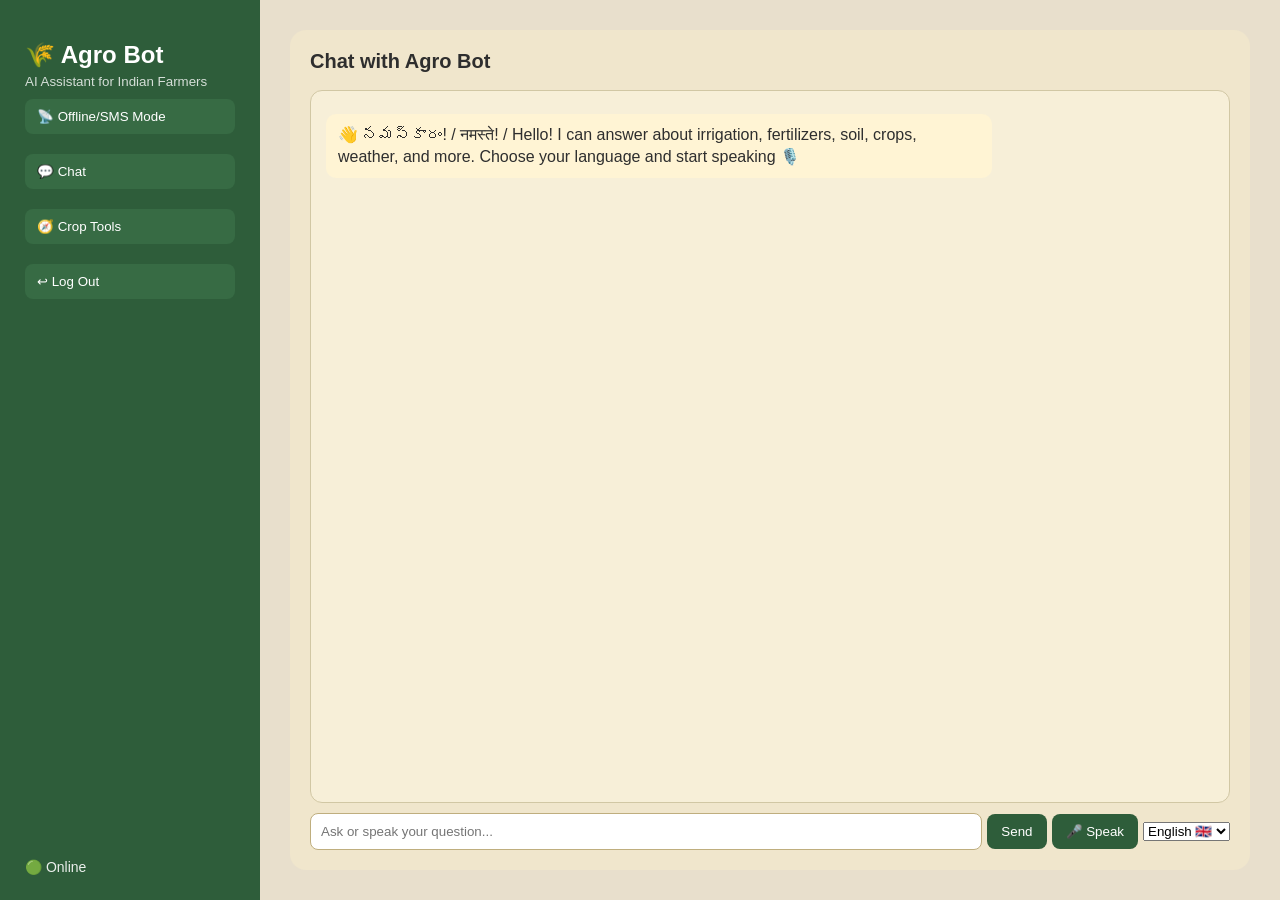
<file: index.html>
<!DOCTYPE html>
<html lang="en">
<head>
<meta charset="UTF-8">
<meta name="viewport" content="width=device-width, initial-scale=1.0">
<title>🌾 Smart Agro Bot (Telugu + Hindi + English)</title>
<style>
*{box-sizing:border-box;font-family:"Poppins",sans-serif;}
body{
  margin:0;display:flex;height:100vh;
  background:#e8dfcc;color:#2e2e2e;
}
.sidebar{
  width:260px;background:#2e5d3a;color:white;
  display:flex;flex-direction:column;padding:25px;
}
.sidebar h1{font-size:24px;margin-bottom:5px;}
.sidebar small{opacity:0.8;}
.sidebar button{
  background:#376b44;border:none;color:white;
  padding:10px 12px;border-radius:8px;margin:10px 0;
  text-align:left;cursor:pointer;transition:0.3s;
}
.sidebar button:hover{background:#4f8a5d;}
.sidebar .bottom{margin-top:auto;font-size:14px;opacity:0.9;}
.main{flex:1;display:flex;gap:20px;padding:30px;overflow:hidden;}
.chat,.tools{
  flex:1;background:#f0e6cc;border-radius:16px;
  padding:20px;display:flex;flex-direction:column;
}
.chat h2,.tools h2{margin-top:0;font-size:20px;}
.chat-box{
  flex:1;overflow-y:auto;border:1px solid #d1c7a4;
  border-radius:12px;padding:15px;background:#f7efd8;
}
.msg{max-width:75%;margin:8px 0;padding:10px 12px;
  border-radius:10px;line-height:1.4;}
.user{background:#2e5d3a;color:white;margin-left:auto;}
.bot{background:#fff4d4;color:#2e2e2e;}
.chat-input{display:flex;align-items:center;margin-top:10px;gap:5px;}
.chat-input input{
  flex:1;padding:10px;border-radius:8px;
  border:1px solid #bfae7e;outline:none;
}
.chat-input button{
  background:#2e5d3a;border:none;color:white;
  padding:10px 14px;border-radius:8px;cursor:pointer;
}
.tools select,.tools button{
  width:100%;margin:10px 0;padding:10px;
  border-radius:8px;border:1px solid #bfae7e;background:white;
}
.tools button{background:#2e5d3a;color:white;cursor:pointer;}
.upload{margin-top:15px;}
input[type="file"]{
  background:white;border:1px solid #bfae7e;padding:10px;
  border-radius:8px;width:100%;
}
img.preview{margin-top:10px;border-radius:10px;max-width:100%;}
</style>
</head>
<body>

<div class="sidebar">
  <h1>🌾 Agro Bot</h1>
  <small>AI Assistant for Indian Farmers</small>
  <button id="offlineBtn">📡 Offline/SMS Mode</button>
  <button onclick="showChat()">💬 Chat</button>
  <button onclick="showTools()">🧭 Crop Tools</button>
  <button onclick="logout()">↩ Log Out</button>
  <div class="bottom" id="status">🟢 Online</div>
</div>

<div class="main">
  <div class="chat" id="chatPanel">
    <h2>Chat with Agro Bot</h2>
    <div class="chat-box" id="chatBox">
      <div class="msg bot">👋 నమస్కారం! / नमस्ते! / Hello!  
      I can answer about irrigation, fertilizers, soil, crops, weather, and more.  
      Choose your language and start speaking 🎙️</div>
    </div>

    <div class="chat-input">
      <input id="userInput" placeholder="Ask or speak your question...">
      <button onclick="sendMessage()">Send</button>
      <button onclick="startListening()">🎤 Speak</button>
      <select id="langSelect" onchange="setLanguage(this.value)">
        <option value="en-IN">English 🇬🇧</option>
        <option value="hi-IN">Hindi 🇮🇳</option>
        <option value="te-IN">Telugu 🇮🇳</option>
      </select>
    </div>
  </div>

  <div class="tools" id="toolsPanel" style="display:none;">
    <h2>Soil & Crop Suggestions</h2>
    <label>Soil Type</label>
    <select id="soil">
      <option>Alluvial</option><option>Black</option><option>Red</option>
      <option>Laterite</option><option>Arid</option><option>Mountain</option>
      <option>Peaty</option><option>Sandy</option><option>Clay</option>
      <option>Loamy</option>
    </select>
    <label>Month</label>
    <select id="month">
      <option>January</option><option>March</option><option>June</option>
      <option>September</option><option>December</option>
    </select>
    <label>Region/State</label>
    <select id="region">
      <option>Andhra Pradesh</option><option>Arunachal Pradesh</option><option>Assam</option>
      <option>Bihar</option><option>Chhattisgarh</option><option>Goa</option>
      <option>Gujarat</option><option>Haryana</option><option>Himachal Pradesh</option>
      <option>Jharkhand</option><option>Karnataka</option><option>Kerala</option>
      <option>Madhya Pradesh</option><option>Maharashtra</option><option>Manipur</option>
      <option>Meghalaya</option><option>Mizoram</option><option>Nagaland</option>
      <option>Odisha</option><option>Punjab</option><option>Rajasthan</option>
      <option>Sikkim</option><option>Tamil Nadu</option><option>Telangana</option>
      <option>Tripura</option><option>Uttar Pradesh</option><option>Uttarakhand</option>
      <option>West Bengal</option><option>Delhi</option><option>Puducherry</option>
      <option>Ladakh</option><option>Jammu & Kashmir</option><option>Chandigarh</option>
    </select>
    <button onclick="showSuggestion()">Show Suggestions</button>
    <p id="suggestResult"></p>
    <div class="upload">
      <h3>Upload Crop/Soil Image</h3>
      <input type="file" id="fileUpload" accept="image/*,video/*">
      <img id="preview" class="preview" style="display:none;">
    </div>
  </div>
</div>


<script>
const chatBox = document.getElementById("chatBox");
const userInput = document.getElementById("userInput");
const statusEl = document.getElementById("status");
const chatPanel = document.getElementById("chatPanel");
const toolsPanel = document.getElementById("toolsPanel");

let currentLang = "en-IN";

function sendMessage() {
    const text = userInput.value.trim();

    if (!text) return;

    addMsg(text, "user");
    userInput.value = "";

    generateReply(text);
}

async function addMsg(text, type) {
    const msg = document.createElement("div");
    msg.className = "msg " + type;

    msg.textContent = text;

    chatBox.appendChild(msg);
    chatBox.scrollTop = chatBox.scrollHeight;

    if (type === "bot") {
        speakText(text);
    }
}

async function generateReply(text) {
    try {
        const response = await fetch("http://127.0.0.1:10000/chat", {
            method: "POST",
            headers: {
                "Content-Type": "application/json"
            },
            body: JSON.stringify({
                message: text
            })
        });

        const data = await response.json();

        addMsg(data.reply, "bot");

    } catch (error) {
        console.error(error);
        addMsg("⚠️ AgroBot backend not responding", "bot");
    }
}

function showSuggestion() {
    const soil = document.getElementById("soil").value;
    const month = document.getElementById("month").value;
    const region = document.getElementById("region").value;

    const out = document.getElementById("suggestResult");

    let suggestion = "";

    if (["June", "July", "August", "September"].includes(month)) {
        suggestion = "Kharif crops: Rice, Maize, Cotton, Soyabean.";
    } else if (["November", "December", "January"].includes(month)) {
        suggestion = "Rabi crops: Wheat, Mustard, Peas, Gram.";
    } else {
        suggestion = "Zaid crops: Cucumber, Watermelon, Muskmelon.";
    }

    out.textContent =
        `In ${region}, ${soil} soil is suitable for ${suggestion}`;
}

document.getElementById("offlineBtn").onclick = () => {
    statusEl.textContent =
        statusEl.textContent.includes("Online")
            ? "🔴 Offline (SMS Mode)"
            : "🟢 Online";
};

function logout() {
    alert("Logging out...");
    location.reload();
}

function showChat() {
    chatPanel.style.display = "flex";
    toolsPanel.style.display = "none";
}

function showTools() {
    chatPanel.style.display = "none";
    toolsPanel.style.display = "flex";
}

document.getElementById("fileUpload").addEventListener("change", (e) => {
    const file = e.target.files[0];

    if (!file) return;

    const reader = new FileReader();

    reader.onload = (ev) => {
        const img = document.getElementById("preview");

        img.src = ev.target.result;
        img.style.display = "block";
    };

    reader.readAsDataURL(file);
});

function setLanguage(lang) {
    currentLang = lang;
}

function startListening() {
    const SpeechRecognition =
        window.SpeechRecognition ||
        window.webkitSpeechRecognition;

    if (!SpeechRecognition) {
        alert("Speech Recognition not supported.");
        return;
    }

    const recognition = new SpeechRecognition();

    recognition.lang = currentLang;
    recognition.start();

    recognition.onresult = function(event) {
        const transcript = event.results[0][0].transcript;

        addMsg(transcript, "user");
        generateReply(transcript);
    };

    recognition.onerror = function() {
        alert("Voice recognition error.");
    };
}

function speakText(text) {
    const utterance = new SpeechSynthesisUtterance(text);

    utterance.lang = currentLang;
    speechSynthesis.speak(utterance);
}
</script>
</script>
</body>
</html>
</file>
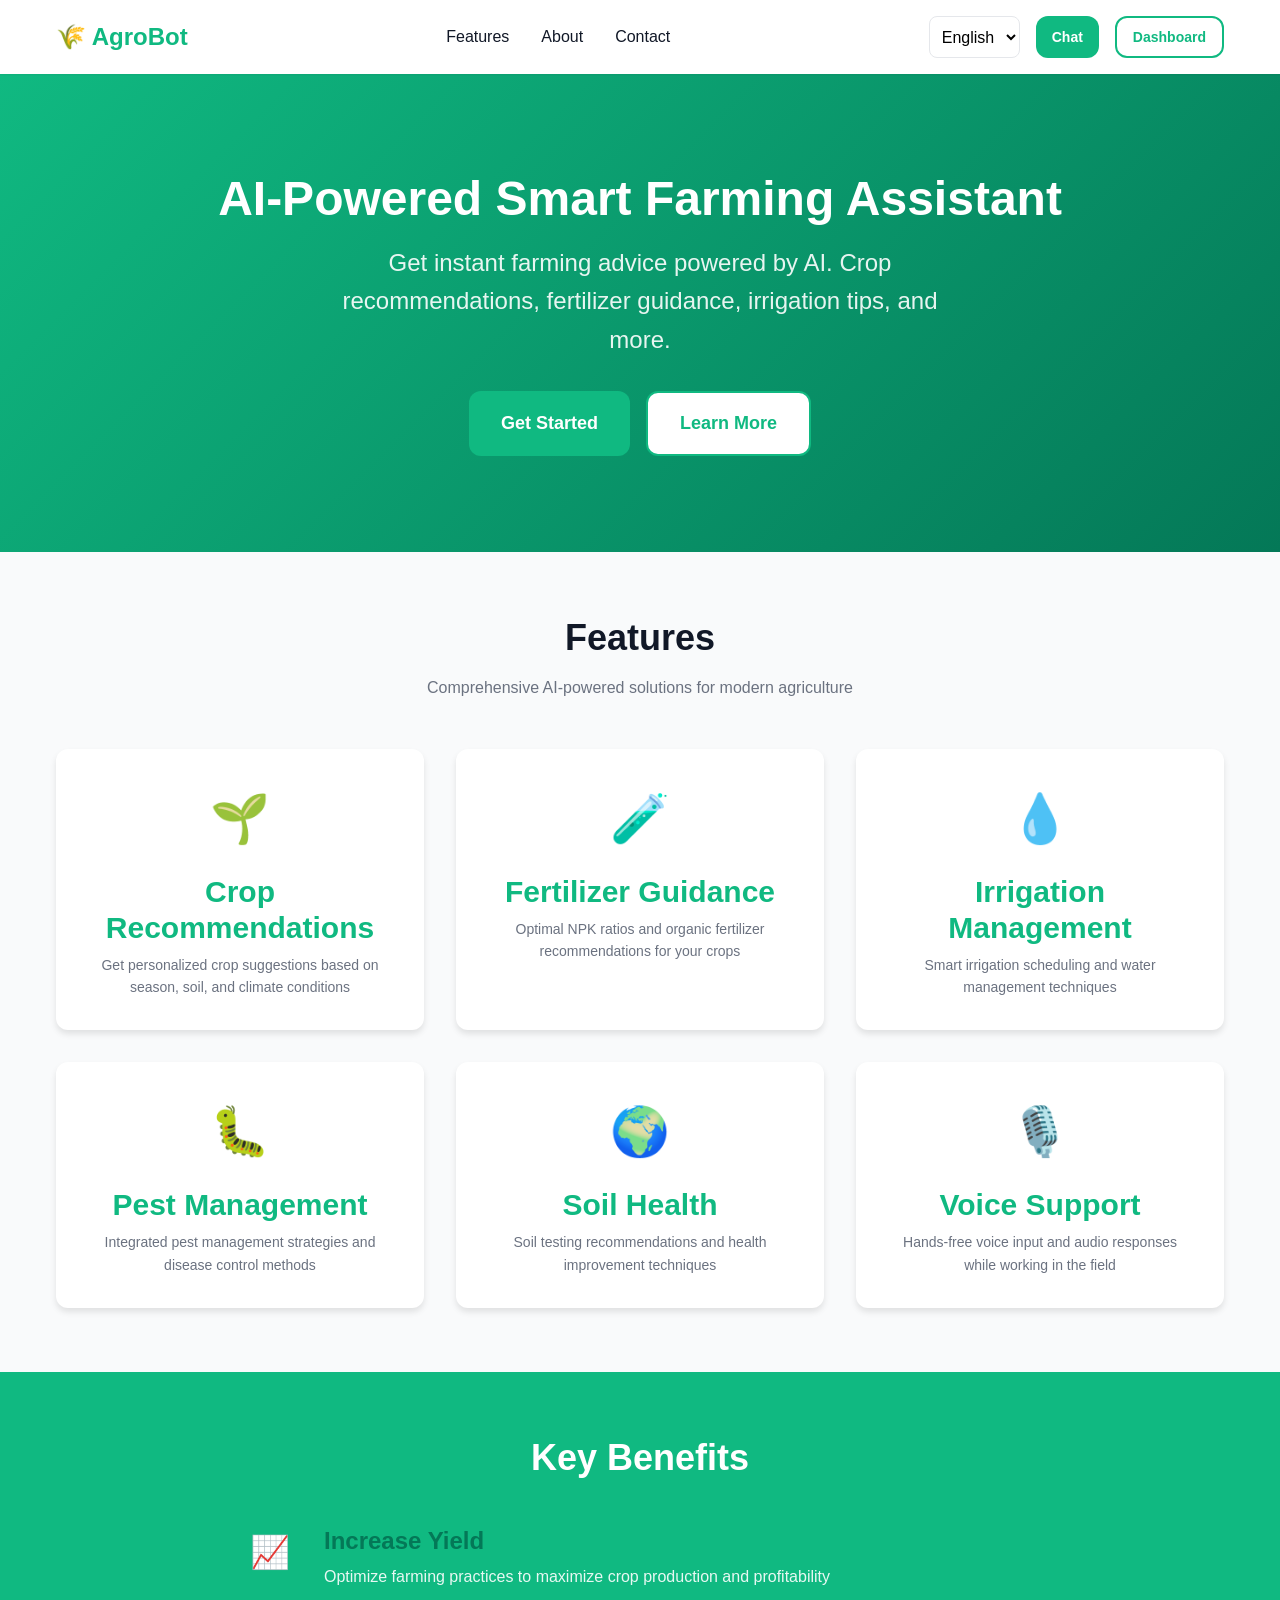
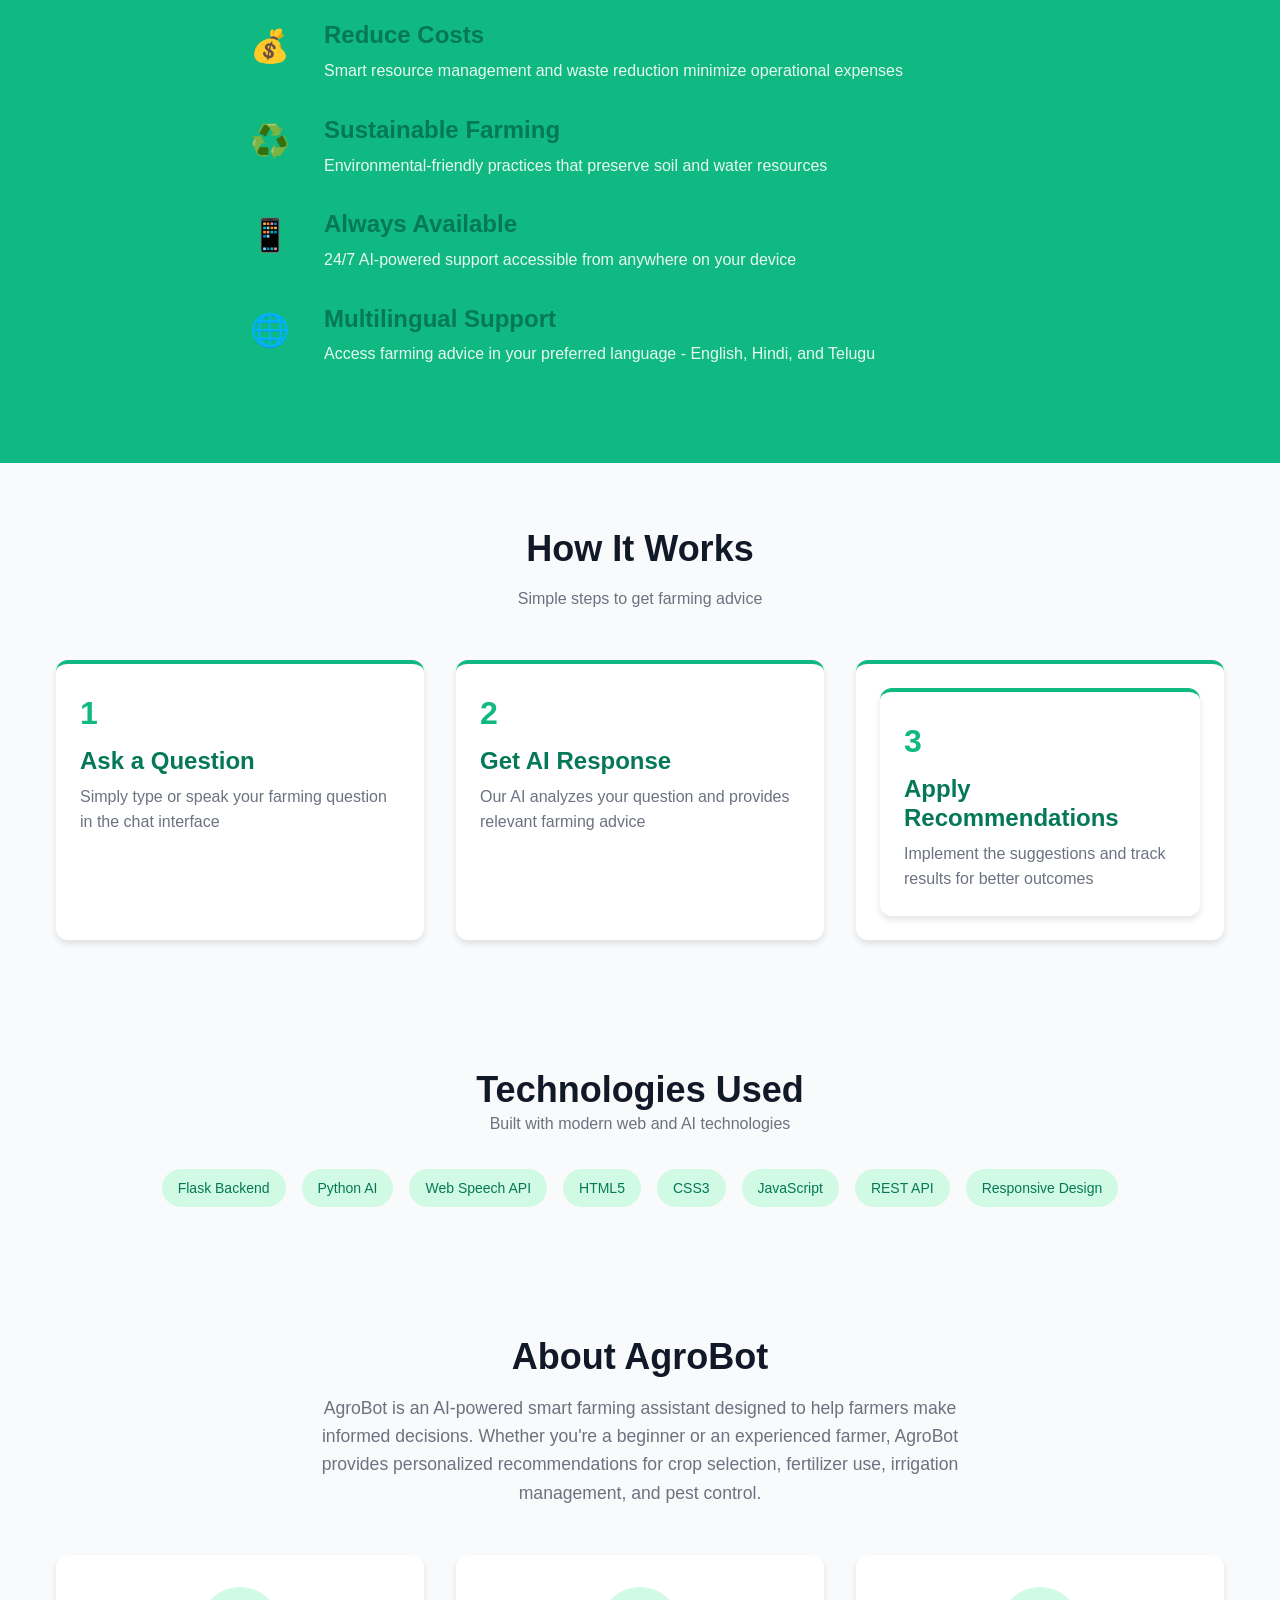
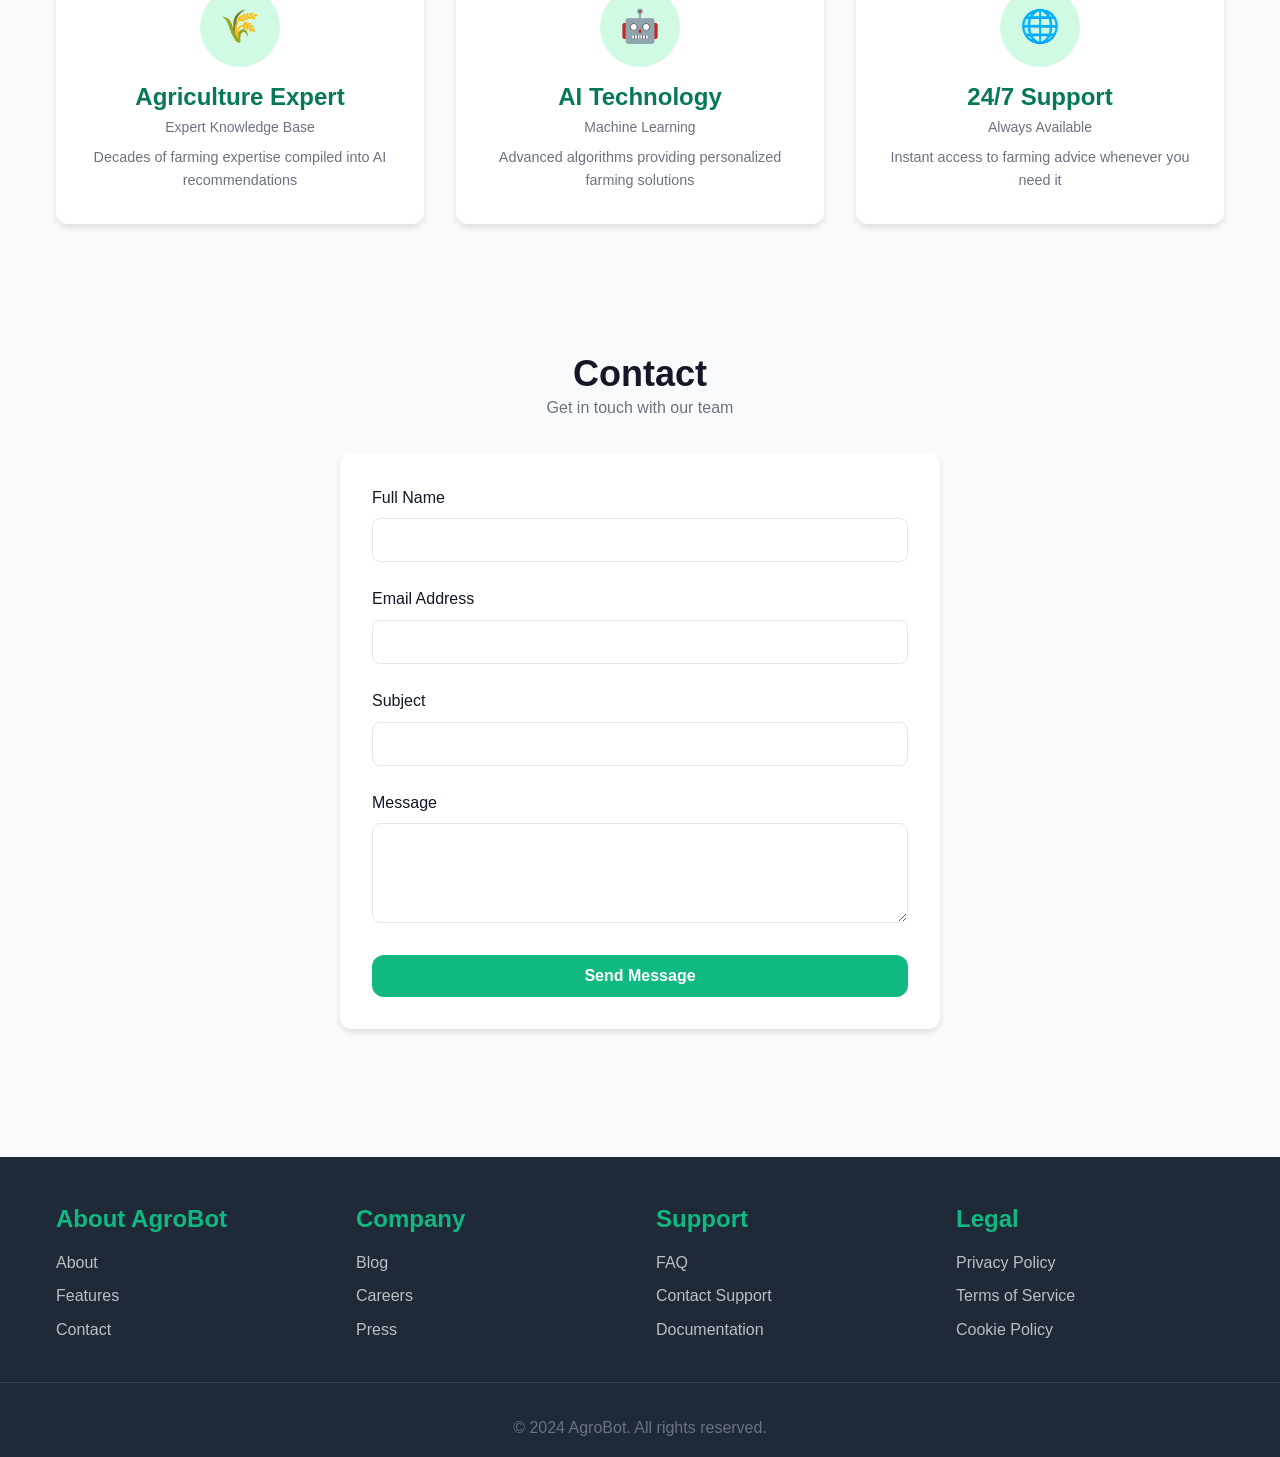
<file: frontend/index.html>
<!DOCTYPE html>
<html lang="en">
<head>
    <meta charset="UTF-8">
    <meta name="viewport" content="width=device-width, initial-scale=1.0">
    <title data-i18n="header">AgroBot - AI-Powered Smart Farming Assistant</title>
    <meta name="description" content="AI-powered smart farming assistant providing crop recommendations, fertilizer guidance, irrigation tips, and more.">
    
    <!-- Stylesheets -->
    <link rel="stylesheet" href="css/global.css">
    <link rel="stylesheet" href="css/landing.css">
</head>
<body>
    <!-- Navigation -->
    <nav>
        <div class="container">
            <div class="nav-brand">
                🌾 AgroBot
            </div>
            <ul class="nav-links">
                <li><a href="#features" data-i18n="nav_features">Features</a></li>
                <li><a href="#how-it-works" data-i18n="nav_about">About</a></li>
                <li><a href="#contact" data-i18n="nav_contact">Contact</a></li>
            </ul>
            <div class="nav-cta">
                <select id="languageSelector" onchange="changeLanguage(this.value)" style="padding: 0.5rem; border-radius: 0.5rem; border: 1px solid #e5e7eb; background: white;">
                    <option value="en">English</option>
                    <option value="hi">हिन्दी</option>
                    <option value="te">తెలుగు</option>
                </select>
                <a href="chat.html" class="btn btn-primary btn-small" data-i18n="nav_chat">Chat</a>
                <a href="dashboard.html" class="btn btn-secondary btn-small" data-i18n="nav_dashboard">Dashboard</a>
            </div>
        </div>
    </nav>

    <!-- Hero Section -->
    <section class="hero">
        <div class="container">
            <h1 data-i18n="hero_tagline">AI-Powered Smart Farming Assistant</h1>
            <p class="tagline" data-i18n="hero_description">Get instant farming advice powered by AI. Crop recommendations, fertilizer guidance, irrigation tips, and more.</p>
            <div class="hero-actions">
                <a href="chat.html" class="btn btn-primary btn-large" data-i18n="cta_get_started">Get Started</a>
                <a href="#features" class="btn btn-secondary btn-large" data-i18n="cta_learn_more">Learn More</a>
            </div>
        </div>
    </section>

    <!-- Features Section -->
    <section id="features" class="light">
        <div class="container">
            <h2 class="text-center" data-i18n="features">Features</h2>
            <p class="text-center text-muted" style="max-width: 600px; margin: 1rem auto 3rem;">Comprehensive AI-powered solutions for modern agriculture</p>
            
            <div class="features-grid">
                <div class="feature-card fade-in">
                    <div class="feature-icon">🌱</div>
                    <h3>Crop Recommendations</h3>
                    <p>Get personalized crop suggestions based on season, soil, and climate conditions</p>
                </div>
                
                <div class="feature-card fade-in">
                    <div class="feature-icon">🧪</div>
                    <h3>Fertilizer Guidance</h3>
                    <p>Optimal NPK ratios and organic fertilizer recommendations for your crops</p>
                </div>
                
                <div class="feature-card fade-in">
                    <div class="feature-icon">💧</div>
                    <h3>Irrigation Management</h3>
                    <p>Smart irrigation scheduling and water management techniques</p>
                </div>
                
                <div class="feature-card fade-in">
                    <div class="feature-icon">🐛</div>
                    <h3>Pest Management</h3>
                    <p>Integrated pest management strategies and disease control methods</p>
                </div>
                
                <div class="feature-card fade-in">
                    <div class="feature-icon">🌍</div>
                    <h3>Soil Health</h3>
                    <p>Soil testing recommendations and health improvement techniques</p>
                </div>
                
                <div class="feature-card fade-in">
                    <div class="feature-icon">🎙️</div>
                    <h3>Voice Support</h3>
                    <p>Hands-free voice input and audio responses while working in the field</p>
                </div>
            </div>
        </div>
    </section>

    <!-- Benefits Section -->
    <section class="green">
        <div class="container">
            <h2 class="text-center" style="margin-bottom: 3rem;">Key Benefits</h2>
            
            <div style="max-width: 800px; margin: 0 auto;">
                <div class="benefits-item">
                    <div class="benefits-icon">📈</div>
                    <div class="benefits-content">
                        <h4>Increase Yield</h4>
                        <p>Optimize farming practices to maximize crop production and profitability</p>
                    </div>
                </div>
                
                <div class="benefits-item">
                    <div class="benefits-icon">💰</div>
                    <div class="benefits-content">
                        <h4>Reduce Costs</h4>
                        <p>Smart resource management and waste reduction minimize operational expenses</p>
                    </div>
                </div>
                
                <div class="benefits-item">
                    <div class="benefits-icon">♻️</div>
                    <div class="benefits-content">
                        <h4>Sustainable Farming</h4>
                        <p>Environmental-friendly practices that preserve soil and water resources</p>
                    </div>
                </div>
                
                <div class="benefits-item">
                    <div class="benefits-icon">📱</div>
                    <div class="benefits-content">
                        <h4>Always Available</h4>
                        <p>24/7 AI-powered support accessible from anywhere on your device</p>
                    </div>
                </div>
                
                <div class="benefits-item">
                    <div class="benefits-icon">🌐</div>
                    <div class="benefits-content">
                        <h4>Multilingual Support</h4>
                        <p>Access farming advice in your preferred language - English, Hindi, and Telugu</p>
                    </div>
                </div>
            </div>
        </div>
    </section>

    <!-- How It Works Section -->
    <section id="how-it-works">
        <div class="container">
            <h2 class="text-center" data-i18n="how_it_works">How It Works</h2>
            <p class="text-center text-muted" style="max-width: 600px; margin: 1rem auto 3rem;">Simple steps to get farming advice</p>
            
            <div class="steps-grid">
                <div class="step-card">
                    <div class="step-number">1</div>
                    <h4>Ask a Question</h4>
                    <p>Simply type or speak your farming question in the chat interface</p>
                </div>
                
                <div class="step-card">
                    <div class="step-number">2</div>
                    <h4>Get AI Response</h4>
                    <p>Our AI analyzes your question and provides relevant farming advice</p>
                </div>
                
                <div class="step-card">
                    <div class="step-card">
                    <div class="step-number">3</div>
                    <h4>Apply Recommendations</h4>
                    <p>Implement the suggestions and track results for better outcomes</p>
                </div>
            </div>
        </div>
    </section>

    <!-- Technologies Section -->
    <section class="light">
        <div class="container">
            <h2 class="text-center">Technologies Used</h2>
            <p class="text-center text-muted" style="margin-bottom: 2rem;">Built with modern web and AI technologies</p>
            
            <div class="tech-stack">
                <span class="tech-badge">Flask Backend</span>
                <span class="tech-badge">Python AI</span>
                <span class="tech-badge">Web Speech API</span>
                <span class="tech-badge">HTML5</span>
                <span class="tech-badge">CSS3</span>
                <span class="tech-badge">JavaScript</span>
                <span class="tech-badge">REST API</span>
                <span class="tech-badge">Responsive Design</span>
            </div>
        </div>
    </section>

    <!-- Team Section -->
    <section>
        <div class="container">
            <h2 class="text-center">About AgroBot</h2>
            <p class="text-center text-muted" style="max-width: 700px; margin: 1rem auto 3rem; font-size: 1.1rem;">
                AgroBot is an AI-powered smart farming assistant designed to help farmers make informed decisions. 
                Whether you're a beginner or an experienced farmer, AgroBot provides personalized recommendations 
                for crop selection, fertilizer use, irrigation management, and pest control.
            </p>
            
            <div class="team-grid">
                <div class="team-member">
                    <div class="team-member-avatar">🌾</div>
                    <h4>Agriculture Expert</h4>
                    <p class="role">Expert Knowledge Base</p>
                    <p style="font-size: 0.9rem; margin-top: 0.5rem;">Decades of farming expertise compiled into AI recommendations</p>
                </div>
                
                <div class="team-member">
                    <div class="team-member-avatar">🤖</div>
                    <h4>AI Technology</h4>
                    <p class="role">Machine Learning</p>
                    <p style="font-size: 0.9rem; margin-top: 0.5rem;">Advanced algorithms providing personalized farming solutions</p>
                </div>
                
                <div class="team-member">
                    <div class="team-member-avatar">🌐</div>
                    <h4>24/7 Support</h4>
                    <p class="role">Always Available</p>
                    <p style="font-size: 0.9rem; margin-top: 0.5rem;">Instant access to farming advice whenever you need it</p>
                </div>
            </div>
        </div>
    </section>

    <!-- Contact Section -->
    <section id="contact" class="light">
        <div class="container">
            <h2 class="text-center" data-i18n="contact">Contact Us</h2>
            <p class="text-center text-muted" style="margin-bottom: 2rem;">Get in touch with our team</p>
            
            <form class="contact-form" onsubmit="handleContactSubmit(event)">
                <div class="form-group">
                    <label for="name">Full Name</label>
                    <input type="text" id="name" name="name" required>
                </div>
                
                <div class="form-group">
                    <label for="email">Email Address</label>
                    <input type="email" id="email" name="email" required>
                </div>
                
                <div class="form-group">
                    <label for="subject">Subject</label>
                    <input type="text" id="subject" name="subject" required>
                </div>
                
                <div class="form-group">
                    <label for="message">Message</label>
                    <textarea id="message" name="message" required></textarea>
                </div>
                
                <button type="submit" class="btn btn-primary" style="width: 100%;">Send Message</button>
            </form>
        </div>
    </section>

    <!-- Footer -->
    <footer>
        <div class="container">
            <div class="footer-section">
                <h4 data-i18n="footer_about">About AgroBot</h4>
                <ul>
                    <li><a href="#" data-i18n="nav_about">About Us</a></li>
                    <li><a href="#features" data-i18n="nav_features">Features</a></li>
                    <li><a href="#contact" data-i18n="nav_contact">Contact</a></li>
                </ul>
            </div>
            
            <div class="footer-section">
                <h4 data-i18n="footer_company">Company</h4>
                <ul>
                    <li><a href="#">Blog</a></li>
                    <li><a href="#">Careers</a></li>
                    <li><a href="#">Press</a></li>
                </ul>
            </div>
            
            <div class="footer-section">
                <h4 data-i18n="footer_support">Support</h4>
                <ul>
                    <li><a href="#">FAQ</a></li>
                    <li><a href="#">Contact Support</a></li>
                    <li><a href="#">Documentation</a></li>
                </ul>
            </div>
            
            <div class="footer-section">
                <h4 data-i18n="footer_legal">Legal</h4>
                <ul>
                    <li><a href="#">Privacy Policy</a></li>
                    <li><a href="#">Terms of Service</a></li>
                    <li><a href="#">Cookie Policy</a></li>
                </ul>
            </div>
        </div>
        
        <div class="footer-bottom">
            <p data-i18n="copyright">© 2024 AgroBot. All rights reserved.</p>
        </div>
    </footer>

    <!-- Scripts -->
    <script src="js/utils.js"></script>
    <script src="js/language-manager.js"></script>
    <script src="js/api-client.js"></script>
    
    <script>
        // Initialize language manager
        languageManager.updatePageLanguage();

        // Change language
        function changeLanguage(lang) {
            languageManager.setLanguage(lang);
            document.getElementById('languageSelector').value = lang;
        }

        // Handle contact form submission
        function handleContactSubmit(event) {
            event.preventDefault();
            
            const formData = {
                name: document.getElementById('name').value,
                email: document.getElementById('email').value,
                subject: document.getElementById('subject').value,
                message: document.getElementById('message').value
            };
            
            // In production, send this data to a backend service
            console.log('Contact form submitted:', formData);
            
            showNotification('Thank you for contacting us! We will get back to you soon.', 'success');
            event.target.reset();
        }

        // Smooth scroll for anchor links
        document.querySelectorAll('a[href^="#"]').forEach(anchor => {
            anchor.addEventListener('click', function(e) {
                const href = this.getAttribute('href');
                if (href !== '#' && document.querySelector(href)) {
                    e.preventDefault();
                    document.querySelector(href).scrollIntoView({
                        behavior: 'smooth'
                    });
                }
            });
        });
    </script>
</body>
</html>
</file>
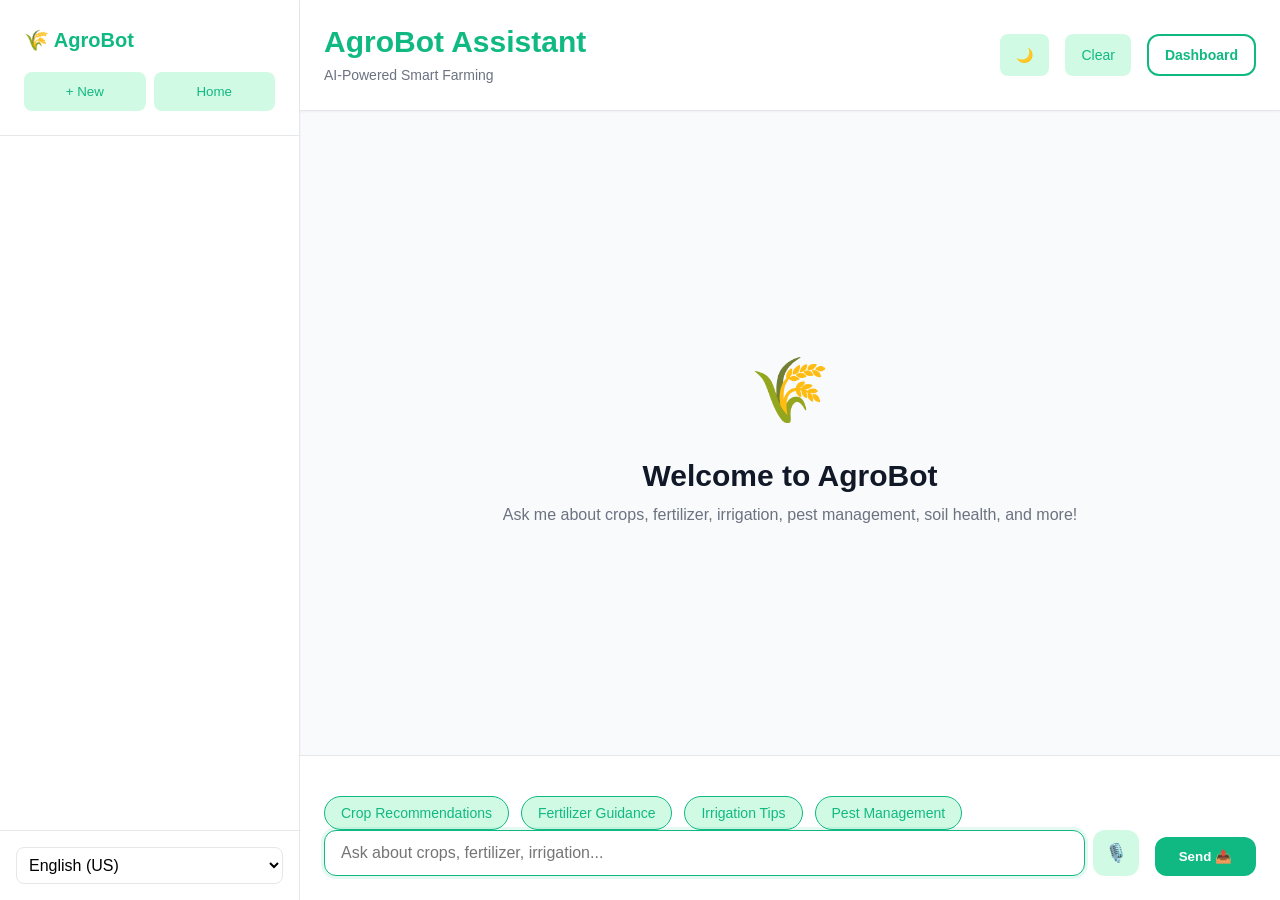
<file: frontend/chat.html>
<!DOCTYPE html>
<html lang="en">
<head>
    <meta charset="UTF-8">
    <meta name="viewport" content="width=device-width, initial-scale=1.0">
    <title>AgroBot Chat - AI Farming Assistant</title>
    
    <!-- Stylesheets -->
    <link rel="stylesheet" href="css/global.css">
    <link rel="stylesheet" href="css/chat.css">
</head>
<body>
    <div class="chat-container">
        <!-- Sidebar -->
        <aside class="chat-sidebar">
            <div class="chat-sidebar-header">
                <div class="chat-sidebar-brand">
                    🌾 AgroBot
                </div>
                <div class="chat-sidebar-actions">
                    <button onclick="createNewChat()" title="New Chat">+ New</button>
                    <button onclick="goToHome()" title="Home">Home</button>
                </div>
            </div>
            
            <div class="chat-history" id="chatHistory">
                <!-- Chat history items will be populated here -->
            </div>
            
            <div class="chat-sidebar-footer">
                <select id="voiceLanguage" class="language-selector" onchange="changeVoiceLanguage(this.value)">
                    <option value="en-US">English (US)</option>
                    <option value="hi-IN">हिन्दी</option>
                    <option value="te-IN">తెలుగు</option>
                </select>
            </div>
        </aside>

        <!-- Main Chat Area -->
        <main class="chat-main">
            <!-- Chat Header -->
            <div class="chat-header">
                <div class="chat-header-title">
                    <h3>AgroBot Assistant</h3>
                    <p>AI-Powered Smart Farming</p>
                </div>
                <div class="chat-header-actions">
                    <button onclick="toggleDarkMode()" title="Toggle Dark Mode">🌙</button>
                    <button onclick="clearChat()" title="Clear Chat">Clear</button>
                    <a href="dashboard.html" class="btn btn-secondary btn-small">Dashboard</a>
                </div>
            </div>

            <!-- Messages Area -->
            <div class="chat-messages" id="chatMessages">
                <!-- Messages will be populated here -->
                <div class="chat-empty">
                    <div class="chat-empty-icon">🌾</div>
                    <h3>Welcome to AgroBot</h3>
                    <p>Ask me about crops, fertilizer, irrigation, pest management, soil health, and more!</p>
                </div>
            </div>

            <!-- Input Area -->
            <div class="chat-input-area">
                <!-- Quick suggestions -->
                <div class="chat-input-suggestions" id="suggestions">
                    <button class="suggestion-btn" onclick="sendPredefinedMessage('What crops should I grow this season?')">
                        Crop Recommendations
                    </button>
                    <button class="suggestion-btn" onclick="sendPredefinedMessage('How should I fertilize my soil?')">
                        Fertilizer Guidance
                    </button>
                    <button class="suggestion-btn" onclick="sendPredefinedMessage('What is the best irrigation method?')">
                        Irrigation Tips
                    </button>
                    <button class="suggestion-btn" onclick="sendPredefinedMessage('How do I manage pests naturally?')">
                        Pest Management
                    </button>
                </div>

                <!-- Input Form -->
                <form class="chat-input-form" onsubmit="handleSendMessage(event)">
                    <div class="chat-input-field">
                        <input 
                            type="text" 
                            id="messageInput" 
                            data-i18n-placeholder="chat_placeholder"
                            placeholder="Ask about crops, fertilizer, irrigation..."
                            autocomplete="off"
                        >
                        <button type="button" class="voice-btn" id="voiceBtn" onclick="toggleVoiceInput()" title="Voice Input">
                            🎙️
                        </button>
                    </div>
                    <button type="submit" class="send-btn" id="sendBtn">
                        Send 📤
                    </button>
                </form>
            </div>
        </main>
    </div>

    <!-- Scripts -->
    <script src="js/utils.js"></script>
    <script src="js/language-manager.js"></script>
    <script src="js/api-client.js"></script>
    <script src="js/voice-manager.js"></script>

    <script>
        // Chat state
        let currentSessionId = null;
        let chatHistory = [];
        let isLoading = false;
        let isDarkMode = false;

        // Initialize
        document.addEventListener('DOMContentLoaded', function() {
            currentSessionId = generateUUID();
            loadChatHistory();
            setupVoiceManager();
            languageManager.updatePageLanguage();
        });

        // Load chat history from localStorage
        function loadChatHistory() {
            const saved = getLocalStorage(`chat_${currentSessionId}`, []);
            chatHistory = saved;
            renderMessages();
        }

        // Save chat to localStorage
        function saveChatHistory() {
            setLocalStorage(`chat_${currentSessionId}`, chatHistory);
        }

        // Render all messages
        function renderMessages() {
            const messagesContainer = document.getElementById('chatMessages');
            
            if (chatHistory.length === 0) {
                messagesContainer.innerHTML = `
                    <div class="chat-empty">
                        <div class="chat-empty-icon">🌾</div>
                        <h3>Welcome to AgroBot</h3>
                        <p>Ask me about crops, fertilizer, irrigation, pest management, soil health, and more!</p>
                    </div>
                `;
                return;
            }

            messagesContainer.innerHTML = '';
            chatHistory.forEach(msg => {
                addMessageToDOM(msg.content, msg.role);
            });

            // Scroll to bottom
            messagesContainer.scrollTop = messagesContainer.scrollHeight;
        }

        // Add message to DOM
        function addMessageToDOM(content, role) {
            const messagesContainer = document.getElementById('chatMessages');
            
            // Remove empty state if exists
            const emptyState = messagesContainer.querySelector('.chat-empty');
            if (emptyState) {
                emptyState.remove();
            }

            const messageEl = document.createElement('div');
            messageEl.className = `message ${role === 'user' ? 'user' : 'assistant'}`;
            
            const avatar = document.createElement('div');
            avatar.className = 'message-avatar';
            avatar.textContent = role === 'user' ? 'U' : 'A';

            const contentEl = document.createElement('div');
            contentEl.className = 'message-content';
            contentEl.textContent = content;

            const timeEl = document.createElement('div');
            timeEl.className = 'message-time';
            timeEl.textContent = formatTime(new Date());

            messageEl.appendChild(avatar);
            contentEl.appendChild(timeEl);
            messageEl.appendChild(contentEl);

            messagesContainer.appendChild(messageEl);

            // Scroll to bottom
            setTimeout(() => {
                messagesContainer.scrollTop = messagesContainer.scrollHeight;
            }, 0);
        }

        // Handle send message
        async function handleSendMessage(event) {
            event.preventDefault();
            
            const input = document.getElementById('messageInput');
            const message = input.value.trim();

            if (!message || isLoading) return;

            // Add user message
            chatHistory.push({ role: 'user', content: message, timestamp: new Date().toISOString() });
            addMessageToDOM(message, 'user');
            input.value = '';
            
            saveChatHistory();
            isLoading = true;

            // Show typing indicator
            const messagesContainer = document.getElementById('chatMessages');
            const typingDiv = document.createElement('div');
            typingDiv.className = 'message assistant';
            typingDiv.innerHTML = `
                <div class="message-avatar">A</div>
                <div class="message-content">
                    <div class="typing-indicator">
                        <div class="typing-dot"></div>
                        <div class="typing-dot"></div>
                        <div class="typing-dot"></div>
                    </div>
                </div>
            `;
            messagesContainer.appendChild(typingDiv);
            messagesContainer.scrollTop = messagesContainer.scrollHeight;

            try {
                const response = await apiClient.sendMessage(message, currentSessionId);
                
                if (response.status === 'success') {
                    const botMessage = response.data.response;
                    chatHistory.push({ role: 'assistant', content: botMessage, timestamp: new Date().toISOString() });
                    
                    // Remove typing indicator
                    typingDiv.remove();
                    
                    addMessageToDOM(botMessage, 'assistant');
                    saveChatHistory();

                    // Text-to-speech if enabled
                    if (voiceManager.isSynthesisAvailable()) {
                        voiceManager.speak(botMessage, getCurrentVoiceLanguage());
                    }
                }
            } catch (error) {
                console.error('Error sending message:', error);
                typingDiv.remove();
                showNotification('Error sending message. Please try again.', 'error');
            } finally {
                isLoading = false;
            }
        }

        // Send predefined message
        function sendPredefinedMessage(message) {
            document.getElementById('messageInput').value = message;
            handleSendMessage({ preventDefault: () => {} });
        }

        // Create new chat
        function createNewChat() {
            if (chatHistory.length > 0 && !confirm('Clear current chat?')) return;
            
            currentSessionId = generateUUID();
            chatHistory = [];
            document.getElementById('chatMessages').innerHTML = `
                <div class="chat-empty">
                    <div class="chat-empty-icon">🌾</div>
                    <h3>New Chat Started</h3>
                    <p>Ask me about crops, fertilizer, irrigation, pest management, soil health, and more!</p>
                </div>
            `;
            document.getElementById('messageInput').value = '';
        }

        // Clear chat
        function clearChat() {
            if (confirm('Clear all messages in this chat?')) {
                chatHistory = [];
                saveChatHistory();
                renderMessages();
            }
        }

        // Go to home
        function goToHome() {
            window.location.href = 'index.html';
        }

        // Setup voice manager
        function setupVoiceManager() {
            if (!voiceManager.isRecognitionAvailable()) {
                document.getElementById('voiceBtn').disabled = true;
                document.getElementById('voiceBtn').title = 'Voice recognition not available';
            }

            voiceManager.on('result', (transcript) => {
                document.getElementById('messageInput').value = transcript;
            });

            voiceManager.on('listening', (isListening) => {
                const voiceBtn = document.getElementById('voiceBtn');
                if (isListening) {
                    voiceBtn.classList.add('recording');
                } else {
                    voiceBtn.classList.remove('recording');
                }
            });
        }

        // Toggle voice input
        function toggleVoiceInput() {
            if (!voiceManager.isRecognitionAvailable()) return;

            if (voiceManager.isListening) {
                voiceManager.stopListening();
            } else {
                voiceManager.startListening();
            }
        }

        // Change voice language
        function changeVoiceLanguage(lang) {
            voiceManager.setLanguage(lang);
            localStorage.setItem('voiceLanguage', lang);
        }

        // Get current voice language
        function getCurrentVoiceLanguage() {
            return localStorage.getItem('voiceLanguage') || 'en-US';
        }

        // Toggle dark mode
        function toggleDarkMode() {
            isDarkMode = !isDarkMode;
            if (isDarkMode) {
                document.body.style.background = '#1f2937';
                document.body.style.color = '#f9fafb';
            } else {
                document.body.style.background = '#f9fafb';
                document.body.style.color = '#111827';
            }
        }

        // Focus input on load
        window.addEventListener('load', () => {
            document.getElementById('messageInput').focus();
        });
    </script>
</body>
</html>
</file>
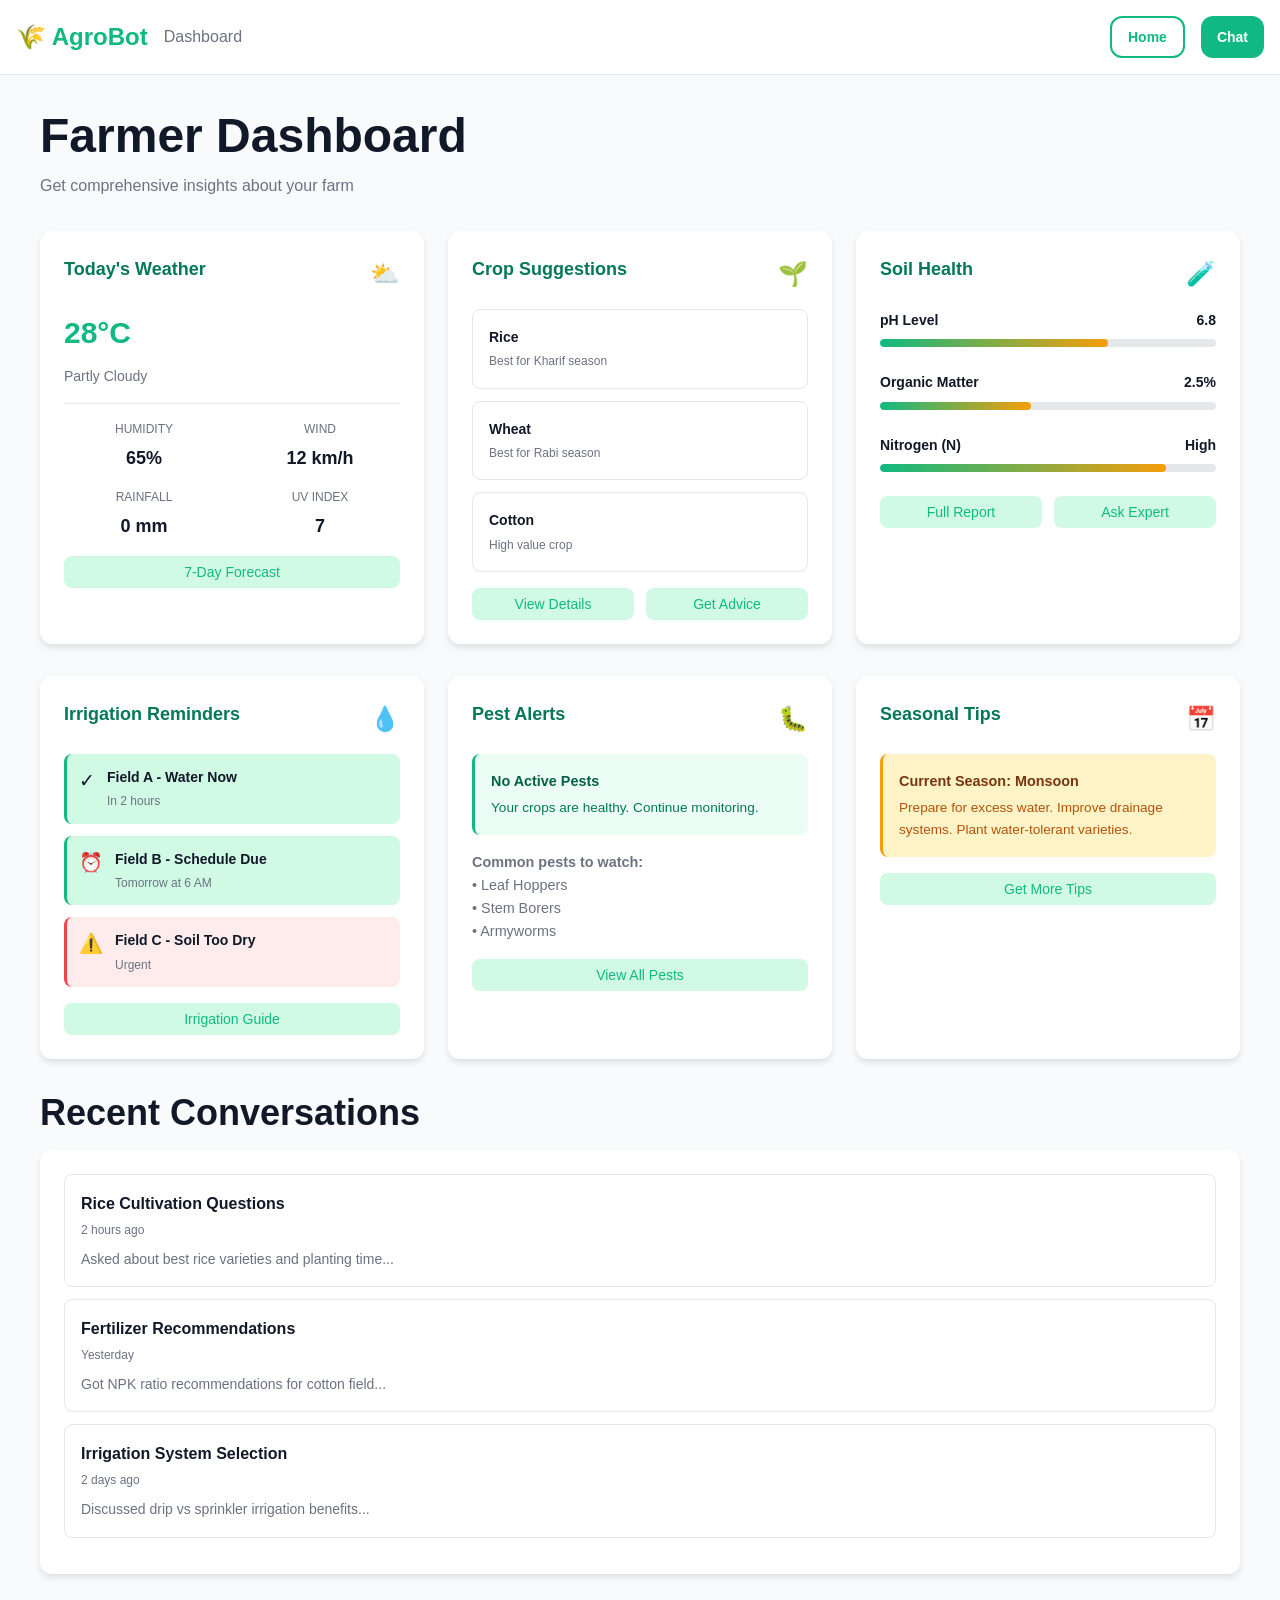
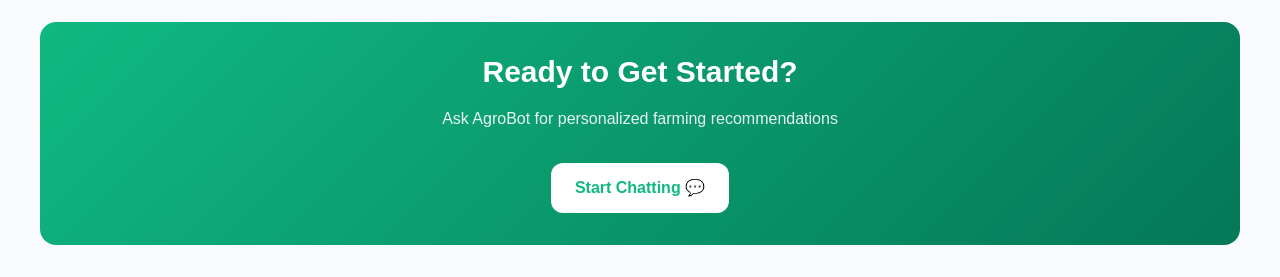
<file: frontend/dashboard.html>
<!DOCTYPE html>
<html lang="en">
<head>
    <meta charset="UTF-8">
    <meta name="viewport" content="width=device-width, initial-scale=1.0">
    <title>AgroBot Dashboard - Farmer Dashboard</title>
    
    <!-- Stylesheets -->
    <link rel="stylesheet" href="css/global.css">
    <link rel="stylesheet" href="css/dashboard.css">
</head>
<body>
    <!-- Navigation -->
    <nav style="display: flex; justify-content: space-between; align-items: center; padding: 1rem; background: white; border-bottom: 1px solid #e5e7eb;">
        <div style="display: flex; align-items: center; gap: 1rem;">
            <div style="font-size: 1.5rem; font-weight: 700; color: #10b981;">🌾 AgroBot</div>
            <span style="color: #6b7280;">Dashboard</span>
        </div>
        <div style="display: flex; gap: 1rem;">
            <a href="index.html" class="btn btn-secondary btn-small">Home</a>
            <a href="chat.html" class="btn btn-primary btn-small">Chat</a>
        </div>
    </nav>

    <!-- Main Content -->
    <div class="container" style="padding: 2rem 0;">
        <h1 style="margin-bottom: 0.5rem;">Farmer Dashboard</h1>
        <p style="color: #6b7280; margin-bottom: 2rem;">Get comprehensive insights about your farm</p>

        <!-- Dashboard Grid -->
        <div class="dashboard-container">
            <!-- Weather Card -->
            <div class="dashboard-item weather-card">
                <div class="dashboard-item-header">
                    <div class="dashboard-item-title">Today's Weather</div>
                    <div class="dashboard-item-icon">⛅</div>
                </div>
                
                <div class="dashboard-value">28°C</div>
                <div class="dashboard-unit">Partly Cloudy</div>
                
                <div class="weather-details">
                    <div class="weather-detail">
                        <div class="weather-detail-label">Humidity</div>
                        <div class="weather-detail-value">65%</div>
                    </div>
                    <div class="weather-detail">
                        <div class="weather-detail-label">Wind</div>
                        <div class="weather-detail-value">12 km/h</div>
                    </div>
                    <div class="weather-detail">
                        <div class="weather-detail-label">Rainfall</div>
                        <div class="weather-detail-value">0 mm</div>
                    </div>
                    <div class="weather-detail">
                        <div class="weather-detail-label">UV Index</div>
                        <div class="weather-detail-value">7</div>
                    </div>
                </div>

                <div class="dashboard-item-actions">
                    <button onclick="getWeatherForecast()">7-Day Forecast</button>
                </div>
            </div>

            <!-- Crop Suggestions -->
            <div class="dashboard-item">
                <div class="dashboard-item-header">
                    <div class="dashboard-item-title">Crop Suggestions</div>
                    <div class="dashboard-item-icon">🌱</div>
                </div>
                
                <div class="dashboard-item-content">
                    <div class="crop-item">
                        <div class="crop-item-name">Rice</div>
                        <div class="crop-item-season">Best for Kharif season</div>
                    </div>
                    <div class="crop-item">
                        <div class="crop-item-name">Wheat</div>
                        <div class="crop-item-season">Best for Rabi season</div>
                    </div>
                    <div class="crop-item">
                        <div class="crop-item-name">Cotton</div>
                        <div class="crop-item-season">High value crop</div>
                    </div>
                </div>

                <div class="dashboard-item-actions">
                    <button onclick="getCropDetails()">View Details</button>
                    <button onclick="goToChat('crop recommendations')">Get Advice</button>
                </div>
            </div>

            <!-- Soil Information -->
            <div class="dashboard-item">
                <div class="dashboard-item-header">
                    <div class="dashboard-item-title">Soil Health</div>
                    <div class="dashboard-item-icon">🧪</div>
                </div>
                
                <div class="dashboard-item-content">
                    <div class="soil-metric">
                        <div class="soil-metric-label">
                            <span>pH Level</span>
                            <span>6.8</span>
                        </div>
                        <div class="soil-metric-bar">
                            <div class="soil-metric-progress" style="width: 68%;"></div>
                        </div>
                    </div>
                    
                    <div class="soil-metric">
                        <div class="soil-metric-label">
                            <span>Organic Matter</span>
                            <span>2.5%</span>
                        </div>
                        <div class="soil-metric-bar">
                            <div class="soil-metric-progress" style="width: 45%;"></div>
                        </div>
                    </div>
                    
                    <div class="soil-metric">
                        <div class="soil-metric-label">
                            <span>Nitrogen (N)</span>
                            <span>High</span>
                        </div>
                        <div class="soil-metric-bar">
                            <div class="soil-metric-progress" style="width: 85%;"></div>
                        </div>
                    </div>
                </div>

                <div class="dashboard-item-actions">
                    <button onclick="getSoilReport()">Full Report</button>
                    <button onclick="goToChat('soil health')">Ask Expert</button>
                </div>
            </div>
        </div>

        <!-- Second Row -->
        <div class="dashboard-container">
            <!-- Irrigation Reminders -->
            <div class="dashboard-item">
                <div class="dashboard-item-header">
                    <div class="dashboard-item-title">Irrigation Reminders</div>
                    <div class="dashboard-item-icon">💧</div>
                </div>
                
                <ul class="reminder-list">
                    <li class="reminder-item">
                        <div class="reminder-icon">✓</div>
                        <div class="reminder-content">
                            <div class="reminder-title">Field A - Water Now</div>
                            <div class="reminder-time">In 2 hours</div>
                        </div>
                    </li>
                    <li class="reminder-item">
                        <div class="reminder-icon">⏰</div>
                        <div class="reminder-content">
                            <div class="reminder-title">Field B - Schedule Due</div>
                            <div class="reminder-time">Tomorrow at 6 AM</div>
                        </div>
                    </li>
                    <li class="reminder-item urgent">
                        <div class="reminder-icon">⚠️</div>
                        <div class="reminder-content">
                            <div class="reminder-title">Field C - Soil Too Dry</div>
                            <div class="reminder-time">Urgent</div>
                        </div>
                    </li>
                </ul>

                <div class="dashboard-item-actions">
                    <button onclick="getIrrigationGuide()">Irrigation Guide</button>
                </div>
            </div>

            <!-- Pest Alerts -->
            <div class="dashboard-item">
                <div class="dashboard-item-header">
                    <div class="dashboard-item-title">Pest Alerts</div>
                    <div class="dashboard-item-icon">🐛</div>
                </div>
                
                <div class="dashboard-item-content">
                    <div style="padding: 1rem; background: #ecfdf5; border-left: 3px solid #10b981; border-radius: 0.5rem; margin-bottom: 0.75rem;">
                        <div style="font-weight: 600; color: #065f46; font-size: 0.9rem; margin-bottom: 0.25rem;">No Active Pests</div>
                        <div style="color: #047857; font-size: 0.85rem;">Your crops are healthy. Continue monitoring.</div>
                    </div>
                    
                    <p style="font-size: 0.9rem; color: #6b7280; margin-top: 1rem;">
                        <strong>Common pests to watch:</strong>
                        <br>• Leaf Hoppers
                        <br>• Stem Borers
                        <br>• Armyworms
                    </p>
                </div>

                <div class="dashboard-item-actions">
                    <button onclick="getPestManagement()">View All Pests</button>
                </div>
            </div>

            <!-- Seasonal Tips -->
            <div class="dashboard-item">
                <div class="dashboard-item-header">
                    <div class="dashboard-item-title">Seasonal Tips</div>
                    <div class="dashboard-item-icon">📅</div>
                </div>
                
                <div class="dashboard-item-content">
                    <div style="padding: 1rem; background: #fef3c7; border-left: 3px solid #f59e0b; border-radius: 0.5rem; margin-bottom: 1rem;">
                        <div style="font-weight: 600; color: #78350f; font-size: 0.9rem; margin-bottom: 0.25rem;">Current Season: Monsoon</div>
                        <div style="color: #b45309; font-size: 0.85rem;">
                            Prepare for excess water. Improve drainage systems. Plant water-tolerant varieties.
                        </div>
                    </div>
                </div>

                <div class="dashboard-item-actions">
                    <button onclick="getSeasonalAdvice()">Get More Tips</button>
                </div>
            </div>
        </div>

        <!-- Recent Conversations -->
        <div style="margin-top: 2rem;">
            <h2 style="margin-bottom: 1rem;">Recent Conversations</h2>
            <div class="card">
                <ul class="conversation-list">
                    <li class="conversation-item" onclick="goToChat('rice cultivation')">
                        <div class="conversation-topic">Rice Cultivation Questions</div>
                        <div class="conversation-time">2 hours ago</div>
                        <div class="conversation-preview">Asked about best rice varieties and planting time...</div>
                    </li>
                    <li class="conversation-item" onclick="goToChat('fertilizer recommendations')">
                        <div class="conversation-topic">Fertilizer Recommendations</div>
                        <div class="conversation-time">Yesterday</div>
                        <div class="conversation-preview">Got NPK ratio recommendations for cotton field...</div>
                    </li>
                    <li class="conversation-item" onclick="goToChat('irrigation system')">
                        <div class="conversation-topic">Irrigation System Selection</div>
                        <div class="conversation-time">2 days ago</div>
                        <div class="conversation-preview">Discussed drip vs sprinkler irrigation benefits...</div>
                    </li>
                </ul>
            </div>
        </div>

        <!-- Quick Actions -->
        <div style="margin-top: 3rem; padding: 2rem; background: linear-gradient(135deg, #10b981, #047857); border-radius: 1rem; color: white; text-align: center;">
            <h3 style="margin-bottom: 1rem;">Ready to Get Started?</h3>
            <p style="margin-bottom: 2rem; color: rgba(255, 255, 255, 0.9);">Ask AgroBot for personalized farming recommendations</p>
            <a href="chat.html" class="btn btn-primary" style="background: white; color: #10b981;">
                Start Chatting 💬
            </a>
        </div>
    </div>

    <!-- Scripts -->
    <script src="js/utils.js"></script>
    <script src="js/api-client.js"></script>

    <script>
        // Dashboard functions
        function getWeatherForecast() {
            showNotification('Weather forecast feature coming soon!', 'info');
        }

        function getCropDetails() {
            goToChat('crop recommendations for my region');
        }

        function getSoilReport() {
            goToChat('soil health recommendations');
        }

        function getIrrigationGuide() {
            goToChat('best irrigation methods');
        }

        function getPestManagement() {
            goToChat('pest management strategies');
        }

        function getSeasonalAdvice() {
            goToChat('seasonal farming tips');
        }

        function goToChat(topic) {
            // Store the topic in sessionStorage
            sessionStorage.setItem('chatTopic', topic);
            // Redirect to chat
            window.location.href = `chat.html?topic=${encodeURIComponent(topic)}`;
        }

        // Check for URL parameters on load
        document.addEventListener('DOMContentLoaded', function() {
            const params = getURLParams();
            if (params.topic) {
                // Topic was passed from somewhere
                console.log('Loading chat with topic:', params.topic);
            }
        });
    </script>
</body>
</html>
</file>
<file: frontend/css/global.css>
/* ============================================
   AgroBot - Global Styles
   ============================================ */

:root {
    /* Primary Colors - Agriculture Theme */
    --primary-green: #10b981;
    --primary-dark: #047857;
    --primary-light: #d1fae5;
    
    /* Secondary Colors */
    --accent-orange: #f59e0b;
    --accent-yellow: #fbbf24;
    --accent-brown: #78350f;
    
    /* Neutral Colors */
    --dark-bg: #1f2937;
    --light-bg: #f9fafb;
    --white: #ffffff;
    --text-dark: #111827;
    --text-light: #6b7280;
    --border-gray: #e5e7eb;
    
    /* Shadows */
    --shadow-sm: 0 1px 2px rgba(0, 0, 0, 0.05);
    --shadow-md: 0 4px 6px rgba(0, 0, 0, 0.1);
    --shadow-lg: 0 10px 15px rgba(0, 0, 0, 0.1);
    --shadow-xl: 0 20px 25px rgba(0, 0, 0, 0.1);
    
    /* Transitions */
    --transition: all 0.3s ease;
    --transition-fast: all 0.15s ease;
    
    /* Border Radius */
    --radius-sm: 0.375rem;
    --radius-md: 0.5rem;
    --radius-lg: 0.75rem;
    --radius-xl: 1rem;
    --radius-full: 9999px;
    
    /* Font Sizes */
    --text-xs: 0.75rem;
    --text-sm: 0.875rem;
    --text-base: 1rem;
    --text-lg: 1.125rem;
    --text-xl: 1.25rem;
    --text-2xl: 1.5rem;
    --text-3xl: 1.875rem;
    --text-4xl: 2.25rem;
    --text-5xl: 3rem;
}

* {
    margin: 0;
    padding: 0;
    box-sizing: border-box;
}

html {
    scroll-behavior: smooth;
}

body {
    font-family: -apple-system, BlinkMacSystemFont, 'Segoe UI', Roboto, 'Helvetica Neue', Arial, sans-serif;
    color: var(--text-dark);
    background-color: var(--light-bg);
    line-height: 1.6;
}

/* Typography */
h1, h2, h3, h4, h5, h6 {
    font-weight: 700;
    line-height: 1.2;
}

h1 {
    font-size: var(--text-5xl);
}

h2 {
    font-size: var(--text-4xl);
}

h3 {
    font-size: var(--text-3xl);
}

h4 {
    font-size: var(--text-2xl);
}

h5 {
    font-size: var(--text-xl);
}

h6 {
    font-size: var(--text-lg);
}

p {
    color: var(--text-light);
    font-size: var(--text-base);
}

a {
    color: var(--primary-green);
    text-decoration: none;
    transition: var(--transition);
}

a:hover {
    color: var(--primary-dark);
    text-decoration: underline;
}

/* Buttons */
.btn {
    display: inline-flex;
    align-items: center;
    justify-content: center;
    padding: 0.75rem 1.5rem;
    border: none;
    border-radius: var(--radius-lg);
    font-size: var(--text-base);
    font-weight: 600;
    cursor: pointer;
    transition: var(--transition);
    gap: 0.5rem;
    text-decoration: none;
}

.btn:hover {
    transform: translateY(-2px);
    box-shadow: var(--shadow-lg);
}

.btn:active {
    transform: translateY(0);
}

.btn-primary {
    background-color: var(--primary-green);
    color: var(--white);
}

.btn-primary:hover {
    background-color: var(--primary-dark);
}

.btn-secondary {
    background-color: var(--white);
    color: var(--primary-green);
    border: 2px solid var(--primary-green);
}

.btn-secondary:hover {
    background-color: var(--primary-light);
}

.btn-accent {
    background-color: var(--accent-orange);
    color: var(--white);
}

.btn-accent:hover {
    background-color: #d97706;
}

.btn-small {
    padding: 0.5rem 1rem;
    font-size: var(--text-sm);
}

.btn-large {
    padding: 1rem 2rem;
    font-size: var(--text-lg);
}

/* Forms */
input, textarea, select {
    width: 100%;
    padding: 0.75rem;
    border: 1px solid var(--border-gray);
    border-radius: var(--radius-md);
    font-size: var(--text-base);
    font-family: inherit;
    transition: var(--transition);
}

input:focus, textarea:focus, select:focus {
    outline: none;
    border-color: var(--primary-green);
    box-shadow: 0 0 0 3px rgba(16, 185, 129, 0.1);
}

textarea {
    resize: vertical;
    min-height: 100px;
}

/* Containers */
.container {
    max-width: 1200px;
    margin: 0 auto;
    padding: 0 1rem;
}

.container-small {
    max-width: 800px;
    margin: 0 auto;
    padding: 0 1rem;
}

/* Sections */
section {
    padding: 4rem 0;
}

/* Animations */
@keyframes fadeIn {
    from {
        opacity: 0;
        transform: translateY(10px);
    }
    to {
        opacity: 1;
        transform: translateY(0);
    }
}

@keyframes slideInLeft {
    from {
        opacity: 0;
        transform: translateX(-30px);
    }
    to {
        opacity: 1;
        transform: translateX(0);
    }
}

@keyframes slideInRight {
    from {
        opacity: 0;
        transform: translateX(30px);
    }
    to {
        opacity: 1;
        transform: translateX(0);
    }
}

@keyframes pulse {
    0%, 100% {
        opacity: 1;
    }
    50% {
        opacity: 0.5;
    }
}

@keyframes bounce {
    0%, 100% {
        transform: translateY(0);
    }
    50% {
        transform: translateY(-10px);
    }
}

/* Utility Classes */
.fade-in {
    animation: fadeIn 0.5s ease-out;
}

.slide-in-left {
    animation: slideInLeft 0.6s ease-out;
}

.slide-in-right {
    animation: slideInRight 0.6s ease-out;
}

.pulse {
    animation: pulse 2s cubic-bezier(0.4, 0, 0.6, 1) infinite;
}

.bounce {
    animation: bounce 2s infinite;
}

/* Responsive */
@media (max-width: 768px) {
    h1 {
        font-size: var(--text-4xl);
    }
    
    h2 {
        font-size: var(--text-3xl);
    }
    
    h3 {
        font-size: var(--text-2xl);
    }
    
    section {
        padding: 2rem 0;
    }
}

/* Loader */
.loader {
    display: inline-block;
    width: 20px;
    height: 20px;
    border: 3px solid var(--primary-light);
    border-radius: 50%;
    border-top-color: var(--primary-green);
    animation: spin 1s ease-in-out infinite;
}

@keyframes spin {
    to {
        transform: rotate(360deg);
    }
}

/* Cards */
.card {
    background: var(--white);
    border-radius: var(--radius-lg);
    padding: 1.5rem;
    box-shadow: var(--shadow-md);
    transition: var(--transition);
}

.card:hover {
    box-shadow: var(--shadow-lg);
    transform: translateY(-4px);
}

/* Grid */
.grid {
    display: grid;
    gap: 2rem;
}

.grid-2 {
    grid-template-columns: repeat(auto-fit, minmax(300px, 1fr));
}

.grid-3 {
    grid-template-columns: repeat(auto-fit, minmax(250px, 1fr));
}

.grid-4 {
    grid-template-columns: repeat(auto-fit, minmax(200px, 1fr));
}

@media (max-width: 768px) {
    .grid-2, .grid-3, .grid-4 {
        grid-template-columns: 1fr;
    }
}

/* Flex */
.flex {
    display: flex;
}

.flex-center {
    display: flex;
    align-items: center;
    justify-content: center;
}

.flex-between {
    display: flex;
    align-items: center;
    justify-content: space-between;
}

.flex-col {
    flex-direction: column;
}

.gap-1 {
    gap: 0.5rem;
}

.gap-2 {
    gap: 1rem;
}

.gap-3 {
    gap: 1.5rem;
}

.gap-4 {
    gap: 2rem;
}

/* Text Utilities */
.text-center {
    text-align: center;
}

.text-left {
    text-align: left;
}

.text-right {
    text-align: right;
}

.text-muted {
    color: var(--text-light);
}

.text-primary {
    color: var(--primary-green);
}

.text-white {
    color: var(--white);
}

/* Background */
.bg-primary {
    background-color: var(--primary-green);
}

.bg-dark {
    background-color: var(--dark-bg);
}

.bg-light {
    background-color: var(--light-bg);
}

/* Spacing */
.mt-1 { margin-top: 0.5rem; }
.mt-2 { margin-top: 1rem; }
.mt-3 { margin-top: 1.5rem; }
.mt-4 { margin-top: 2rem; }
.mt-5 { margin-top: 3rem; }

.mb-1 { margin-bottom: 0.5rem; }
.mb-2 { margin-bottom: 1rem; }
.mb-3 { margin-bottom: 1.5rem; }
.mb-4 { margin-bottom: 2rem; }
.mb-5 { margin-bottom: 3rem; }

.p-1 { padding: 0.5rem; }
.p-2 { padding: 1rem; }
.p-3 { padding: 1.5rem; }
.p-4 { padding: 2rem; }
.p-5 { padding: 3rem; }
</file>
<file: frontend/css/landing.css>
/* ============================================
   Landing Page Styles
   ============================================ */

/* Navigation */
nav {
    background: var(--white);
    box-shadow: var(--shadow-sm);
    position: sticky;
    top: 0;
    z-index: 100;
}

nav .container {
    display: flex;
    justify-content: space-between;
    align-items: center;
    padding: 1rem;
}

.nav-brand {
    font-size: var(--text-2xl);
    font-weight: 700;
    color: var(--primary-green);
    display: flex;
    align-items: center;
    gap: 0.5rem;
}

.nav-links {
    display: flex;
    list-style: none;
    gap: 2rem;
    align-items: center;
}

.nav-links a {
    color: var(--text-dark);
    font-weight: 500;
}

.nav-links a:hover {
    color: var(--primary-green);
}

.nav-cta {
    display: flex;
    gap: 1rem;
}

@media (max-width: 768px) {
    .nav-links {
        display: none;
    }
    
    .nav-cta {
        gap: 0.5rem;
    }
}

/* Hero Section */
.hero {
    background: linear-gradient(135deg, var(--primary-green) 0%, var(--primary-dark) 100%);
    color: var(--white);
    padding: 6rem 0;
    text-align: center;
}

.hero h1 {
    font-size: var(--text-5xl);
    margin-bottom: 1rem;
    animation: slideInLeft 0.8s ease-out;
}

.hero .tagline {
    font-size: var(--text-2xl);
    margin-bottom: 2rem;
    color: rgba(255, 255, 255, 0.9);
    animation: slideInRight 0.8s ease-out;
}

.hero p {
    font-size: var(--text-lg);
    margin-bottom: 2rem;
    color: rgba(255, 255, 255, 0.85);
    max-width: 600px;
    margin-left: auto;
    margin-right: auto;
}

.hero-actions {
    display: flex;
    gap: 1rem;
    justify-content: center;
    flex-wrap: wrap;
}

.hero-actions .btn {
    animation: fadeIn 1s ease-out;
}

@media (max-width: 768px) {
    .hero {
        padding: 3rem 0;
    }
    
    .hero h1 {
        font-size: var(--text-3xl);
    }
    
    .hero .tagline {
        font-size: var(--text-lg);
    }
}

/* Features Section */
.features-grid {
    display: grid;
    grid-template-columns: repeat(auto-fit, minmax(280px, 1fr));
    gap: 2rem;
    margin-top: 3rem;
}

.feature-card {
    background: var(--white);
    padding: 2rem;
    border-radius: var(--radius-lg);
    text-align: center;
    box-shadow: var(--shadow-md);
    transition: var(--transition);
}

.feature-card:hover {
    box-shadow: var(--shadow-lg);
    transform: translateY(-8px);
}

.feature-icon {
    font-size: 3rem;
    margin-bottom: 1rem;
}

.feature-card h3 {
    margin-bottom: 0.5rem;
    color: var(--primary-green);
}

.feature-card p {
    color: var(--text-light);
    font-size: var(--text-sm);
}

/* Benefits Section */
.benefits-item {
    display: flex;
    gap: 1.5rem;
    margin-bottom: 2rem;
}

.benefits-icon {
    font-size: 2rem;
    min-width: 60px;
    text-align: center;
    color: var(--primary-green);
}

.benefits-content h4 {
    margin-bottom: 0.5rem;
    color: var(--primary-dark);
}

/* How It Works */
.steps-grid {
    display: grid;
    grid-template-columns: repeat(auto-fit, minmax(250px, 1fr));
    gap: 2rem;
    margin-top: 3rem;
}

.step-card {
    background: var(--white);
    padding: 1.5rem;
    border-radius: var(--radius-lg);
    border-top: 4px solid var(--primary-green);
    box-shadow: var(--shadow-md);
}

.step-number {
    font-size: 2rem;
    font-weight: 700;
    color: var(--primary-green);
    margin-bottom: 0.5rem;
}

.step-card h4 {
    color: var(--primary-dark);
    margin-bottom: 0.5rem;
}

/* Tech Stack */
.tech-stack {
    display: flex;
    flex-wrap: wrap;
    gap: 1rem;
    margin-top: 2rem;
    justify-content: center;
}

.tech-badge {
    display: inline-flex;
    align-items: center;
    gap: 0.5rem;
    background: var(--primary-light);
    color: var(--primary-dark);
    padding: 0.5rem 1rem;
    border-radius: var(--radius-full);
    font-size: var(--text-sm);
    font-weight: 500;
}

/* Team Section */
.team-grid {
    display: grid;
    grid-template-columns: repeat(auto-fit, minmax(250px, 1fr));
    gap: 2rem;
    margin-top: 3rem;
}

.team-member {
    background: var(--white);
    padding: 2rem;
    border-radius: var(--radius-lg);
    text-align: center;
    box-shadow: var(--shadow-md);
}

.team-member-avatar {
    width: 80px;
    height: 80px;
    background: var(--primary-light);
    border-radius: 50%;
    margin: 0 auto 1rem;
    display: flex;
    align-items: center;
    justify-content: center;
    font-size: 2rem;
}

.team-member h4 {
    margin-bottom: 0.25rem;
    color: var(--primary-dark);
}

.team-member .role {
    color: var(--text-light);
    font-size: var(--text-sm);
}

/* Contact Section */
.contact-form {
    max-width: 600px;
    margin: 0 auto;
    background: var(--white);
    padding: 2rem;
    border-radius: var(--radius-lg);
    box-shadow: var(--shadow-md);
}

.form-group {
    margin-bottom: 1.5rem;
}

.form-group label {
    display: block;
    margin-bottom: 0.5rem;
    font-weight: 500;
    color: var(--text-dark);
}

.form-group input,
.form-group textarea {
    width: 100%;
}

/* Footer */
footer {
    background: var(--dark-bg);
    color: var(--white);
    padding: 3rem 0 1rem;
    margin-top: 4rem;
}

footer .container {
    display: grid;
    grid-template-columns: repeat(auto-fit, minmax(250px, 1fr));
    gap: 2rem;
    margin-bottom: 2rem;
}

.footer-section h4 {
    color: var(--primary-green);
    margin-bottom: 1rem;
}

.footer-section ul {
    list-style: none;
}

.footer-section ul li {
    margin-bottom: 0.5rem;
}

.footer-section a {
    color: rgba(255, 255, 255, 0.7);
}

.footer-section a:hover {
    color: var(--primary-green);
}

.footer-bottom {
    border-top: 1px solid rgba(255, 255, 255, 0.1);
    padding-top: 2rem;
    text-align: center;
    color: rgba(255, 255, 255, 0.6);
}

/* Sections with colors */
section.light {
    background: var(--light-bg);
}

section.green {
    background: var(--primary-green);
    color: var(--white);
}

section.green h2 {
    color: var(--white);
}

section.green p {
    color: rgba(255, 255, 255, 0.9);
}

@media (max-width: 768px) {
    .benefits-item {
        flex-direction: column;
        align-items: center;
        text-align: center;
    }
    
    .benefits-icon {
        margin-bottom: 1rem;
    }
    
    footer .container {
        grid-template-columns: 1fr;
    }
}
</file>
<file: frontend/css/chat.css>
/* ============================================
   Chat Interface Styles
   ============================================ */

.chat-container {
    display: flex;
    height: 100vh;
    background: var(--light-bg);
}

/* Sidebar */
.chat-sidebar {
    width: 300px;
    background: var(--white);
    border-right: 1px solid var(--border-gray);
    display: flex;
    flex-direction: column;
    box-shadow: var(--shadow-sm);
}

.chat-sidebar-header {
    padding: 1.5rem;
    border-bottom: 1px solid var(--border-gray);
}

.chat-sidebar-brand {
    font-size: var(--text-xl);
    font-weight: 700;
    color: var(--primary-green);
    display: flex;
    align-items: center;
    gap: 0.5rem;
    margin-bottom: 1rem;
}

.chat-sidebar-actions {
    display: flex;
    gap: 0.5rem;
}

.chat-sidebar-actions button {
    flex: 1;
    padding: 0.75rem;
    border: none;
    border-radius: var(--radius-md);
    background: var(--primary-light);
    color: var(--primary-green);
    cursor: pointer;
    font-weight: 500;
    transition: var(--transition);
}

.chat-sidebar-actions button:hover {
    background: var(--primary-green);
    color: var(--white);
}

.chat-history {
    flex: 1;
    overflow-y: auto;
    padding: 1rem 0;
}

.chat-history-item {
    padding: 0.75rem 1rem;
    border-left: 3px solid transparent;
    cursor: pointer;
    transition: var(--transition);
    color: var(--text-light);
    font-size: var(--text-sm);
    white-space: nowrap;
    overflow: hidden;
    text-overflow: ellipsis;
}

.chat-history-item:hover {
    background: var(--light-bg);
    border-left-color: var(--primary-green);
}

.chat-history-item.active {
    background: var(--primary-light);
    color: var(--primary-green);
    border-left-color: var(--primary-green);
    font-weight: 500;
}

.chat-sidebar-footer {
    padding: 1rem;
    border-top: 1px solid var(--border-gray);
}

.language-selector {
    width: 100%;
    padding: 0.5rem;
    border: 1px solid var(--border-gray);
    border-radius: var(--radius-md);
    background: var(--white);
    cursor: pointer;
}

/* Main Chat Area */
.chat-main {
    flex: 1;
    display: flex;
    flex-direction: column;
}

/* Chat Header */
.chat-header {
    background: var(--white);
    padding: 1.5rem;
    border-bottom: 1px solid var(--border-gray);
    display: flex;
    justify-content: space-between;
    align-items: center;
    box-shadow: var(--shadow-sm);
}

.chat-header-title h3 {
    color: var(--primary-green);
    margin-bottom: 0.25rem;
}

.chat-header-title p {
    font-size: var(--text-sm);
    color: var(--text-light);
}

.chat-header-actions {
    display: flex;
    gap: 1rem;
}

.chat-header-actions button {
    padding: 0.5rem 1rem;
    border: none;
    background: var(--primary-light);
    color: var(--primary-green);
    border-radius: var(--radius-md);
    cursor: pointer;
    transition: var(--transition);
    font-size: var(--text-sm);
}

.chat-header-actions button:hover {
    background: var(--primary-green);
    color: var(--white);
}

/* Messages Area */
.chat-messages {
    flex: 1;
    overflow-y: auto;
    padding: 1.5rem;
    display: flex;
    flex-direction: column;
    gap: 1rem;
}

.message {
    display: flex;
    gap: 1rem;
    animation: fadeIn 0.3s ease-out;
}

.message.user {
    justify-content: flex-end;
}

.message.assistant {
    justify-content: flex-start;
}

.message-content {
    max-width: 70%;
    padding: 0.75rem 1rem;
    border-radius: var(--radius-lg);
    word-wrap: break-word;
}

.message.user .message-content {
    background: var(--primary-green);
    color: var(--white);
    border-bottom-right-radius: 0;
}

.message.assistant .message-content {
    background: var(--white);
    color: var(--text-dark);
    border-bottom-left-radius: 0;
    box-shadow: var(--shadow-sm);
}

.message-avatar {
    width: 36px;
    height: 36px;
    border-radius: 50%;
    display: flex;
    align-items: center;
    justify-content: center;
    font-weight: 700;
    font-size: var(--text-sm);
    flex-shrink: 0;
}

.message.user .message-avatar {
    background: var(--primary-green);
    color: var(--white);
}

.message.assistant .message-avatar {
    background: var(--primary-light);
    color: var(--primary-green);
}

.message-time {
    font-size: var(--text-xs);
    color: var(--text-light);
    margin-top: 0.25rem;
}

/* Typing Indicator */
.typing-indicator {
    display: flex;
    gap: 0.5rem;
    padding: 0.75rem 1rem;
    background: var(--white);
    border-radius: var(--radius-lg);
    width: fit-content;
}

.typing-dot {
    width: 8px;
    height: 8px;
    border-radius: 50%;
    background: var(--text-light);
    animation: bounce 1.4s infinite;
}

.typing-dot:nth-child(2) {
    animation-delay: 0.2s;
}

.typing-dot:nth-child(3) {
    animation-delay: 0.4s;
}

/* Empty State */
.chat-empty {
    display: flex;
    align-items: center;
    justify-content: center;
    height: 100%;
    flex-direction: column;
    color: var(--text-light);
    text-align: center;
}

.chat-empty-icon {
    font-size: 4rem;
    margin-bottom: 1rem;
}

.chat-empty h3 {
    color: var(--text-dark);
    margin-bottom: 0.5rem;
}

/* Input Area */
.chat-input-area {
    padding: 1.5rem;
    background: var(--white);
    border-top: 1px solid var(--border-gray);
}

.chat-input-form {
    display: flex;
    gap: 1rem;
    align-items: flex-end;
}

.chat-input-field {
    flex: 1;
    display: flex;
    gap: 0.5rem;
}

.chat-input-field input {
    flex: 1;
    padding: 0.75rem 1rem;
    border: 1px solid var(--border-gray);
    border-radius: var(--radius-lg);
    font-size: var(--text-base);
}

.chat-input-field input:focus {
    outline: none;
    border-color: var(--primary-green);
    box-shadow: 0 0 0 3px rgba(16, 185, 129, 0.1);
}

.voice-btn {
    padding: 0.75rem;
    background: var(--primary-light);
    border: none;
    border-radius: var(--radius-lg);
    color: var(--primary-green);
    cursor: pointer;
    font-size: var(--text-lg);
    transition: var(--transition);
    display: flex;
    align-items: center;
    justify-content: center;
    min-width: 44px;
    min-height: 44px;
}

.voice-btn:hover {
    background: var(--primary-green);
    color: var(--white);
}

.voice-btn.recording {
    background: #ef4444;
    color: var(--white);
    animation: pulse 1s ease-in-out infinite;
}

.send-btn {
    padding: 0.75rem 1.5rem;
    background: var(--primary-green);
    color: var(--white);
    border: none;
    border-radius: var(--radius-lg);
    cursor: pointer;
    font-weight: 600;
    transition: var(--transition);
    display: flex;
    align-items: center;
    justify-content: center;
    gap: 0.5rem;
    min-width: 100px;
}

.send-btn:hover:not(:disabled) {
    background: var(--primary-dark);
}

.send-btn:disabled {
    background: var(--border-gray);
    cursor: not-allowed;
    opacity: 0.5;
}

.chat-input-suggestions {
    margin-top: 1rem;
    display: flex;
    flex-wrap: wrap;
    gap: 0.75rem;
}

.suggestion-btn {
    padding: 0.5rem 1rem;
    background: var(--primary-light);
    border: 1px solid var(--primary-green);
    border-radius: var(--radius-full);
    color: var(--primary-green);
    cursor: pointer;
    font-size: var(--text-sm);
    transition: var(--transition);
}

.suggestion-btn:hover {
    background: var(--primary-green);
    color: var(--white);
}

/* Responsive */
@media (max-width: 1024px) {
    .message-content {
        max-width: 85%;
    }
}

@media (max-width: 768px) {
    .chat-container {
        flex-direction: column;
    }
    
    .chat-sidebar {
        width: 100%;
        height: auto;
        border-right: none;
        border-bottom: 1px solid var(--border-gray);
    }
    
    .chat-history {
        display: none;
    }
    
    .message-content {
        max-width: 90%;
    }
    
    .chat-input-form {
        flex-direction: column;
    }
    
    .chat-input-field {
        flex-direction: column;
    }
    
    .chat-input-field input {
        width: 100%;
    }
    
    .voice-btn {
        min-width: 40px;
    }
}

/* Scrollbar Styling */
.chat-messages::-webkit-scrollbar {
    width: 6px;
}

.chat-messages::-webkit-scrollbar-track {
    background: transparent;
}

.chat-messages::-webkit-scrollbar-thumb {
    background: var(--border-gray);
    border-radius: 3px;
}

.chat-messages::-webkit-scrollbar-thumb:hover {
    background: var(--text-light);
}
</file>
<file: frontend/css/dashboard.css>
/* ============================================
   Dashboard Styles
   ============================================ */

.dashboard-container {
    display: grid;
    grid-template-columns: 1fr 1fr 1fr;
    gap: 1.5rem;
    margin-bottom: 2rem;
}

.dashboard-item {
    background: var(--white);
    padding: 1.5rem;
    border-radius: var(--radius-lg);
    box-shadow: var(--shadow-md);
    transition: var(--transition);
}

.dashboard-item:hover {
    box-shadow: var(--shadow-lg);
    transform: translateY(-4px);
}

.dashboard-item-header {
    display: flex;
    justify-content: space-between;
    align-items: flex-start;
    margin-bottom: 1rem;
}

.dashboard-item-title {
    font-size: var(--text-lg);
    font-weight: 600;
    color: var(--primary-dark);
}

.dashboard-item-icon {
    font-size: 1.5rem;
    color: var(--primary-green);
}

.dashboard-value {
    font-size: var(--text-3xl);
    font-weight: 700;
    color: var(--primary-green);
    margin-bottom: 0.5rem;
}

.dashboard-unit {
    font-size: var(--text-sm);
    color: var(--text-light);
}

.dashboard-item-content {
    font-size: var(--text-sm);
    color: var(--text-light);
    line-height: 1.6;
}

.dashboard-item-actions {
    margin-top: 1rem;
    display: flex;
    gap: 0.75rem;
}

.dashboard-item-actions button {
    flex: 1;
    padding: 0.5rem;
    border: none;
    border-radius: var(--radius-md);
    background: var(--primary-light);
    color: var(--primary-green);
    cursor: pointer;
    font-size: var(--text-sm);
    font-weight: 500;
    transition: var(--transition);
}

.dashboard-item-actions button:hover {
    background: var(--primary-green);
    color: var(--white);
}

/* Weather Card */
.weather-card .dashboard-value {
    display: flex;
    align-items: baseline;
    gap: 0.5rem;
}

.weather-details {
    display: grid;
    grid-template-columns: 1fr 1fr;
    gap: 1rem;
    margin-top: 1rem;
    padding-top: 1rem;
    border-top: 1px solid var(--border-gray);
}

.weather-detail {
    text-align: center;
}

.weather-detail-label {
    font-size: var(--text-xs);
    color: var(--text-light);
    text-transform: uppercase;
    font-weight: 500;
    margin-bottom: 0.25rem;
}

.weather-detail-value {
    font-size: var(--text-lg);
    font-weight: 600;
    color: var(--text-dark);
}

/* Crop Suggestions */
.crop-item {
    padding: 1rem;
    border: 1px solid var(--border-gray);
    border-radius: var(--radius-md);
    margin-bottom: 0.75rem;
    transition: var(--transition);
}

.crop-item:hover {
    border-color: var(--primary-green);
    background: var(--primary-light);
}

.crop-item-name {
    font-weight: 600;
    color: var(--text-dark);
    margin-bottom: 0.25rem;
}

.crop-item-season {
    font-size: var(--text-xs);
    color: var(--text-light);
}

/* Soil Information */
.soil-metric {
    margin-bottom: 1.5rem;
}

.soil-metric-label {
    font-weight: 600;
    color: var(--text-dark);
    margin-bottom: 0.5rem;
    display: flex;
    justify-content: space-between;
}

.soil-metric-bar {
    width: 100%;
    height: 8px;
    background: var(--border-gray);
    border-radius: var(--radius-full);
    overflow: hidden;
}

.soil-metric-progress {
    height: 100%;
    background: linear-gradient(90deg, var(--primary-green), var(--accent-orange));
    border-radius: var(--radius-full);
    transition: width 0.3s ease;
}

/* Irrigation Reminders */
.reminder-list {
    list-style: none;
}

.reminder-item {
    padding: 0.75rem;
    border-left: 3px solid var(--primary-green);
    background: var(--primary-light);
    border-radius: var(--radius-md);
    margin-bottom: 0.75rem;
    display: flex;
    gap: 0.75rem;
    align-items: flex-start;
}

.reminder-item.urgent {
    border-left-color: #ef4444;
    background: rgba(239, 68, 68, 0.1);
}

.reminder-icon {
    font-size: 1.2rem;
    flex-shrink: 0;
}

.reminder-content {
    flex: 1;
}

.reminder-title {
    font-weight: 600;
    color: var(--text-dark);
    font-size: var(--text-sm);
    margin-bottom: 0.25rem;
}

.reminder-time {
    font-size: var(--text-xs);
    color: var(--text-light);
}

/* Recent Conversations */
.conversation-list {
    list-style: none;
}

.conversation-item {
    padding: 1rem;
    border: 1px solid var(--border-gray);
    border-radius: var(--radius-md);
    margin-bottom: 0.75rem;
    cursor: pointer;
    transition: var(--transition);
}

.conversation-item:hover {
    border-color: var(--primary-green);
    background: var(--primary-light);
}

.conversation-topic {
    font-weight: 600;
    color: var(--text-dark);
    margin-bottom: 0.25rem;
    white-space: nowrap;
    overflow: hidden;
    text-overflow: ellipsis;
}

.conversation-time {
    font-size: var(--text-xs);
    color: var(--text-light);
}

.conversation-preview {
    font-size: var(--text-sm);
    color: var(--text-light);
    margin-top: 0.5rem;
    white-space: nowrap;
    overflow: hidden;
    text-overflow: ellipsis;
}

/* Dashboard Responsive */
@media (max-width: 1024px) {
    .dashboard-container {
        grid-template-columns: 1fr 1fr;
    }
}

@media (max-width: 768px) {
    .dashboard-container {
        grid-template-columns: 1fr;
    }
    
    .weather-details {
        grid-template-columns: 1fr;
    }
}
</file>
